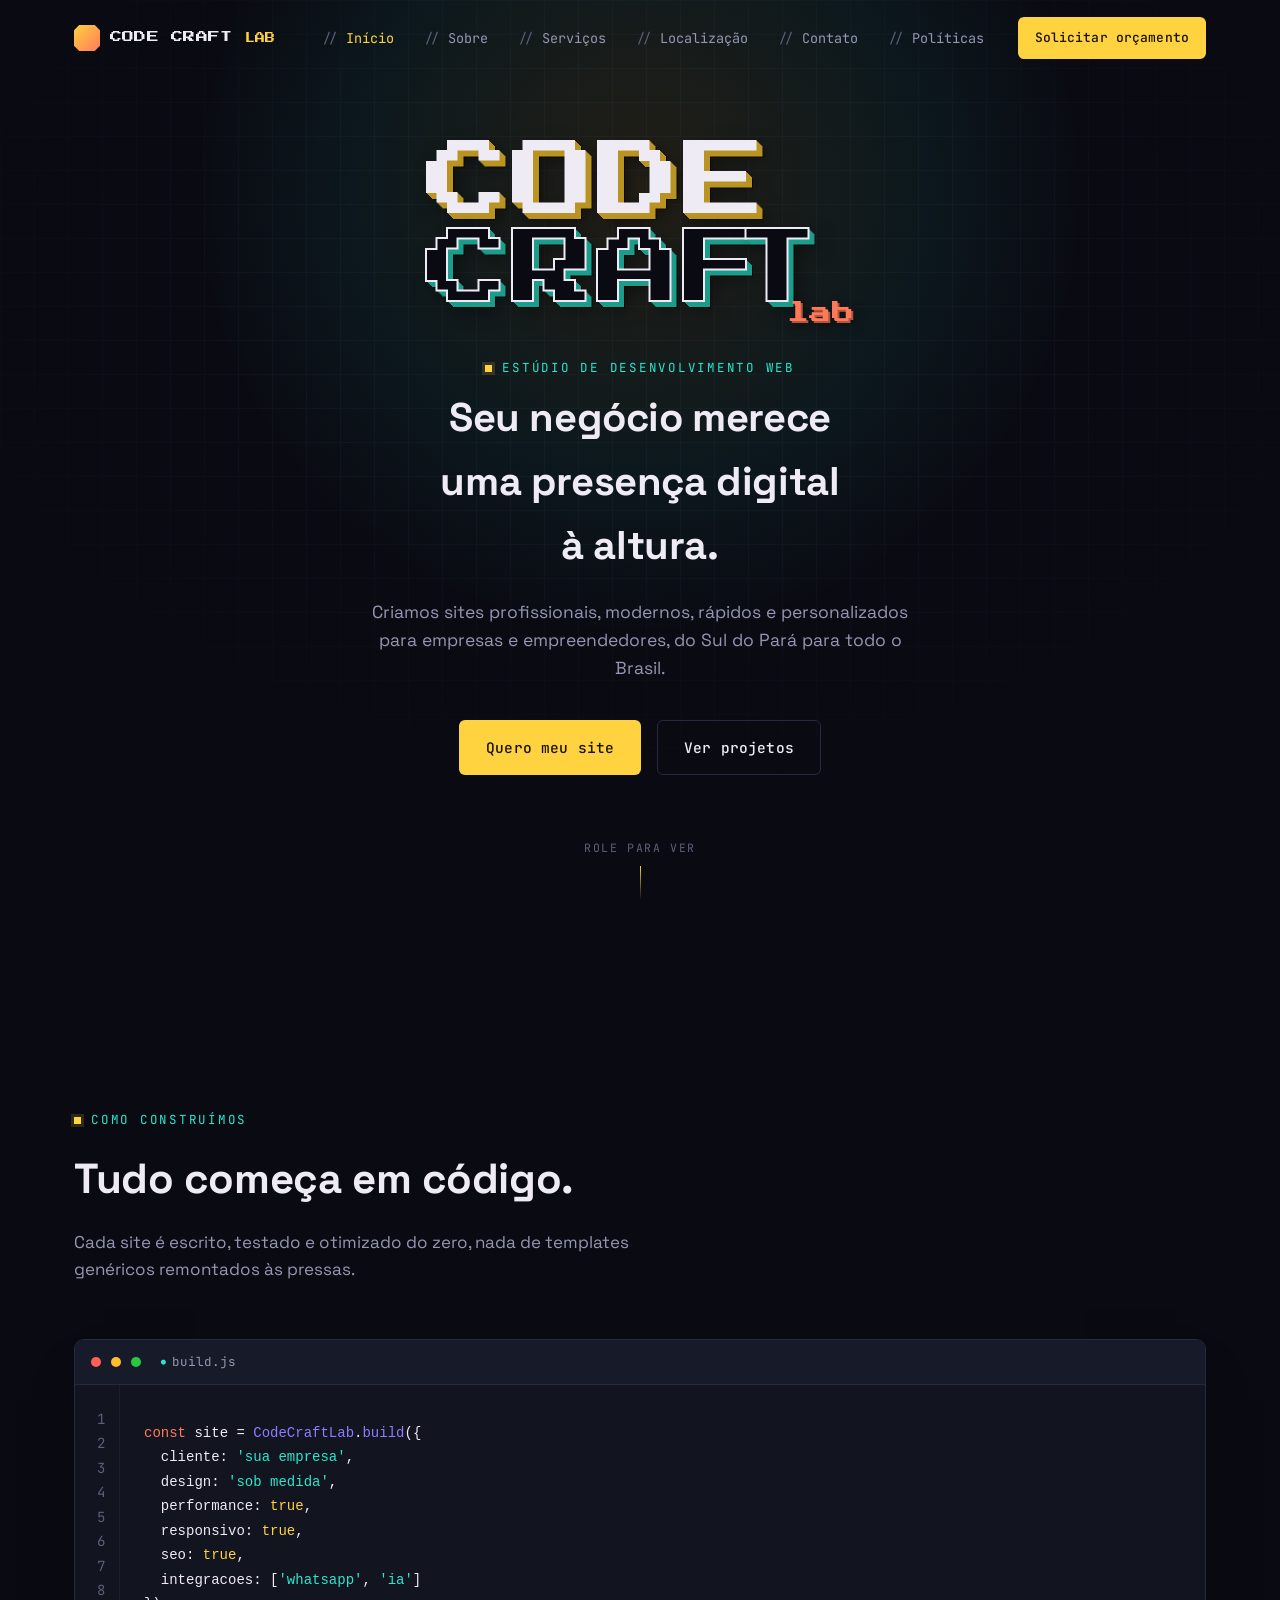
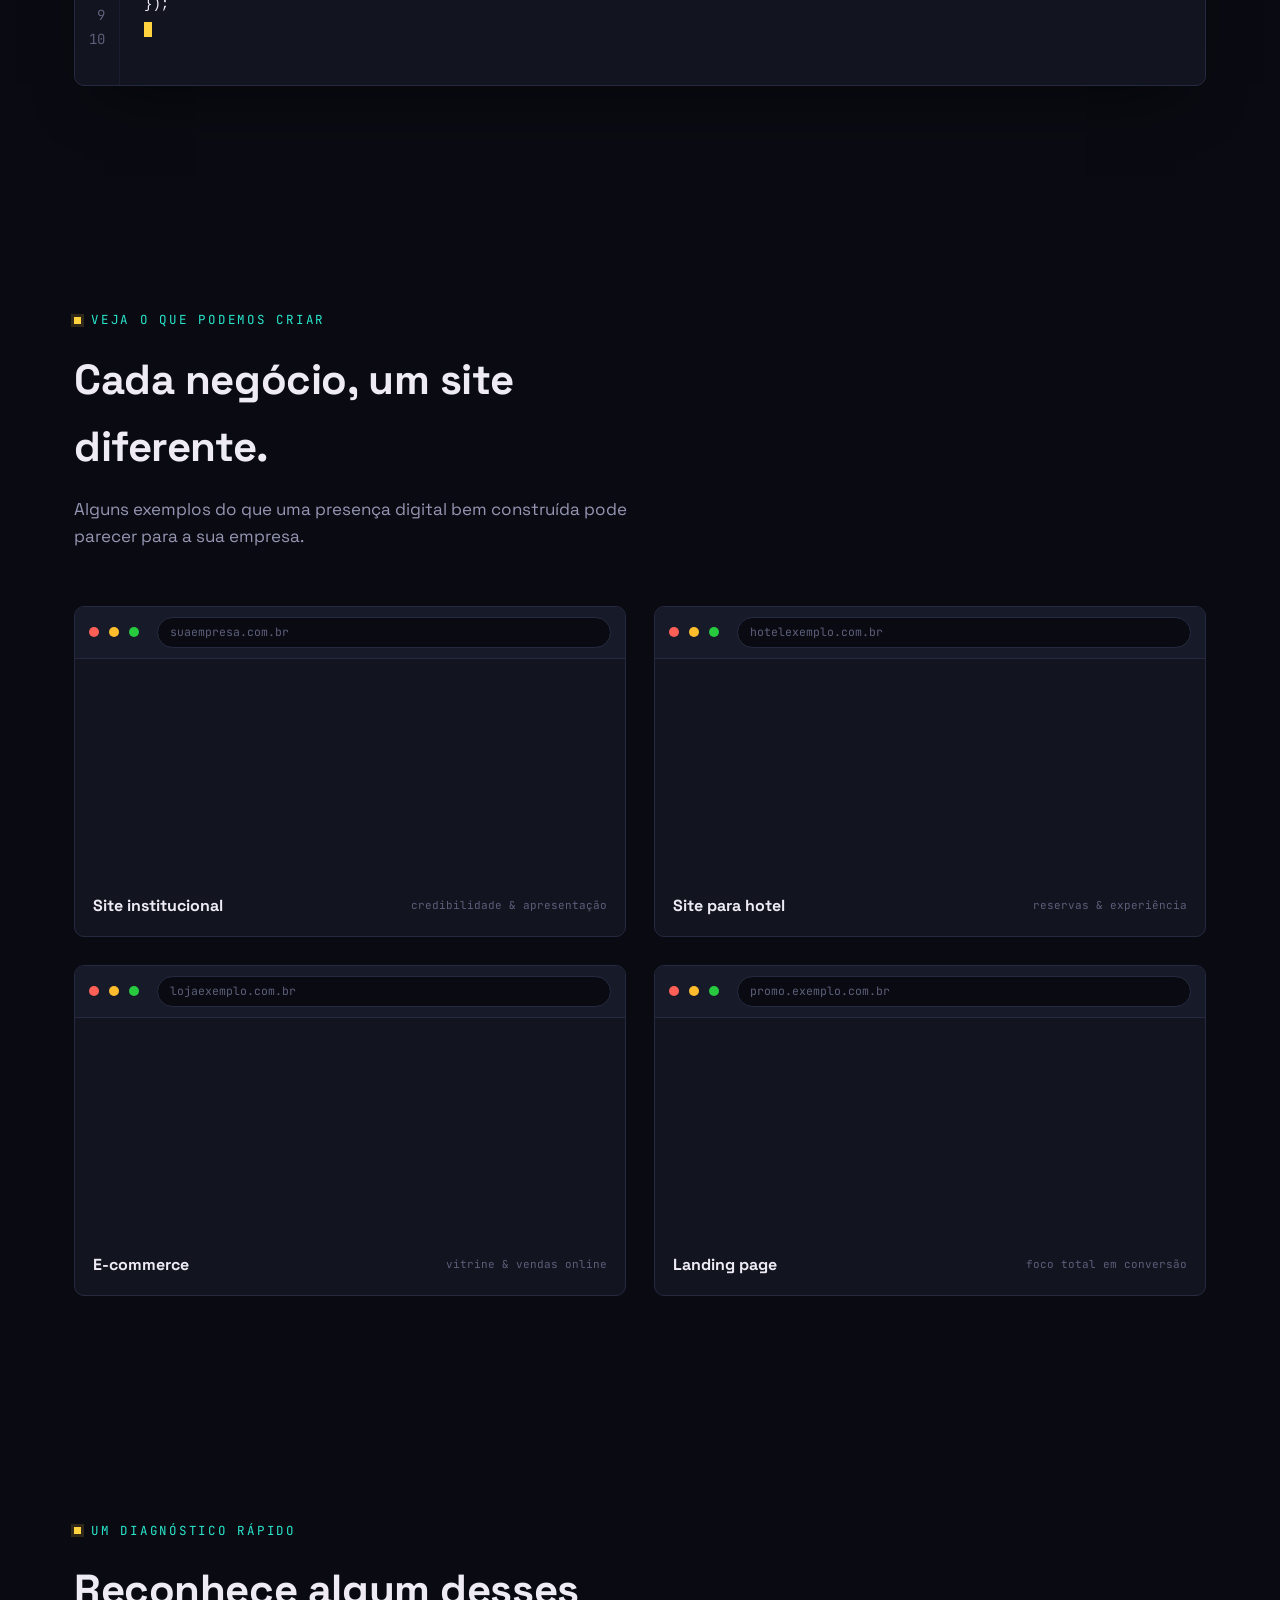
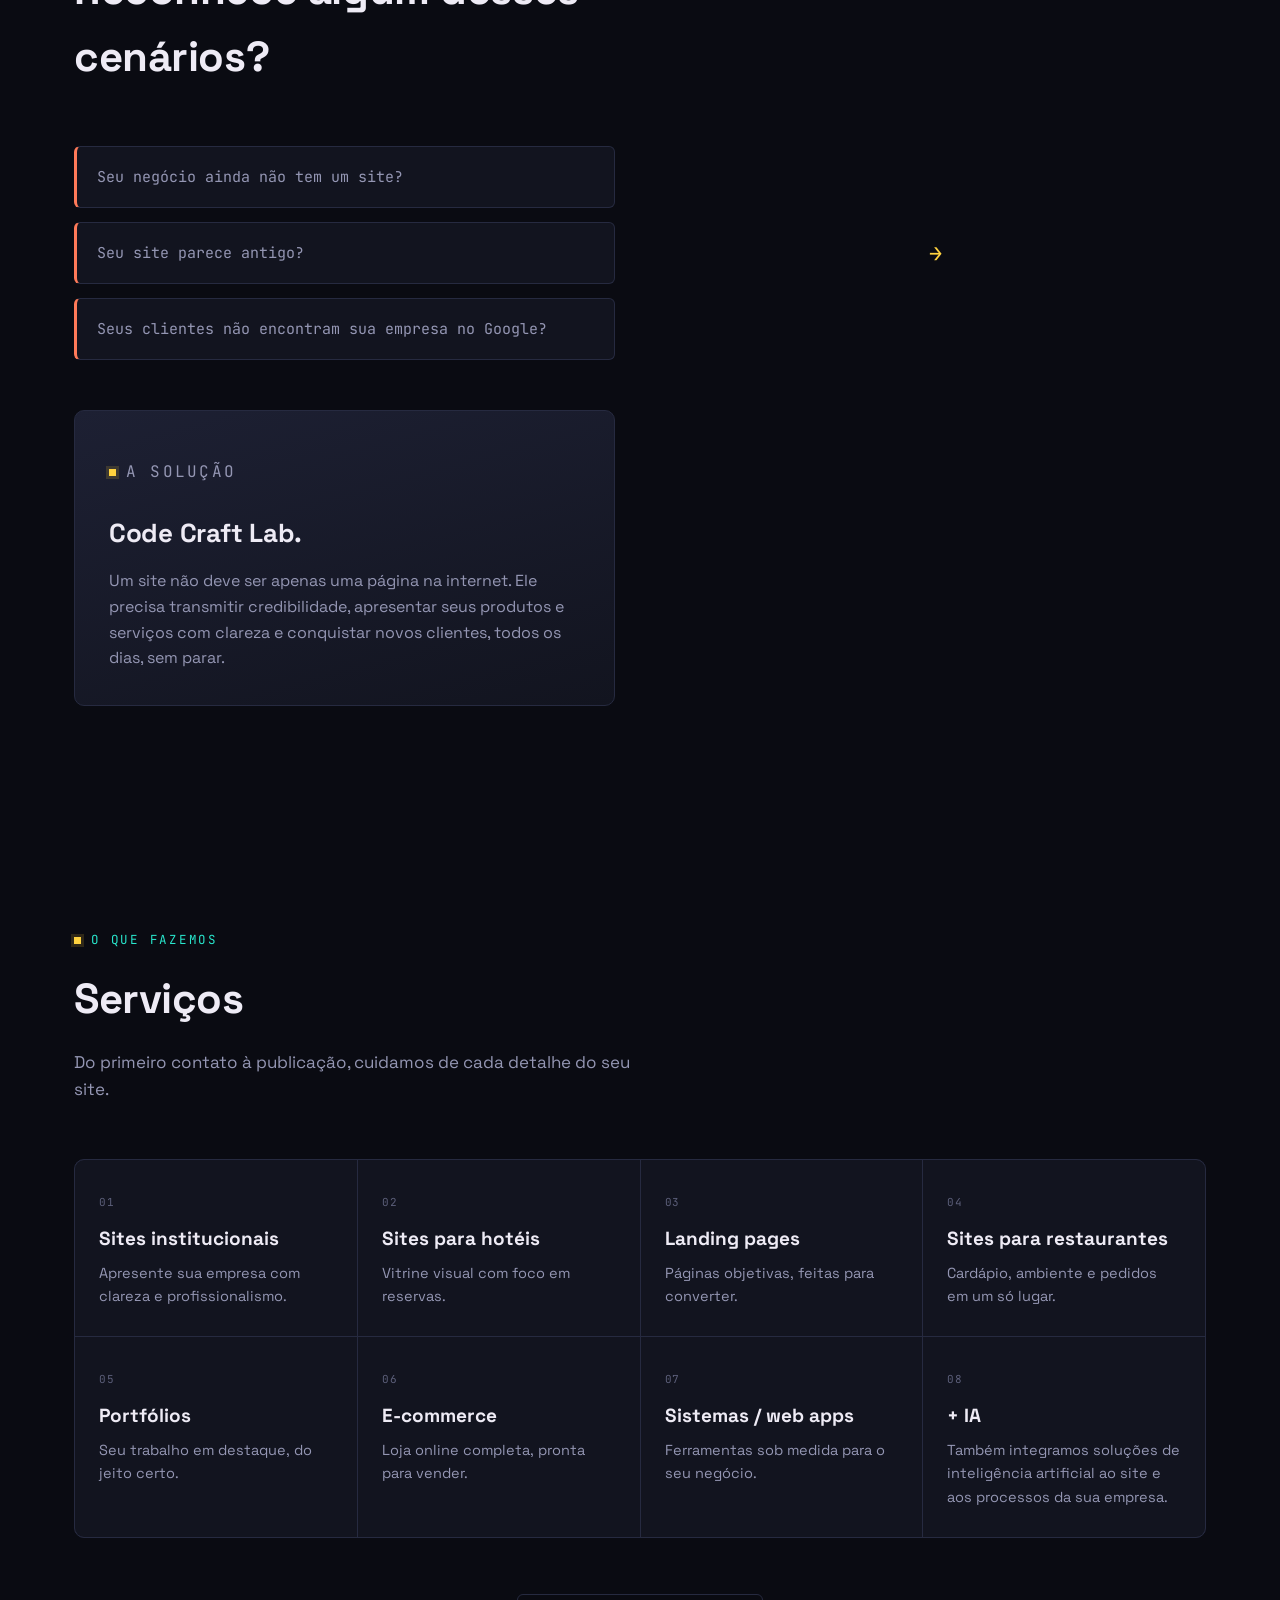
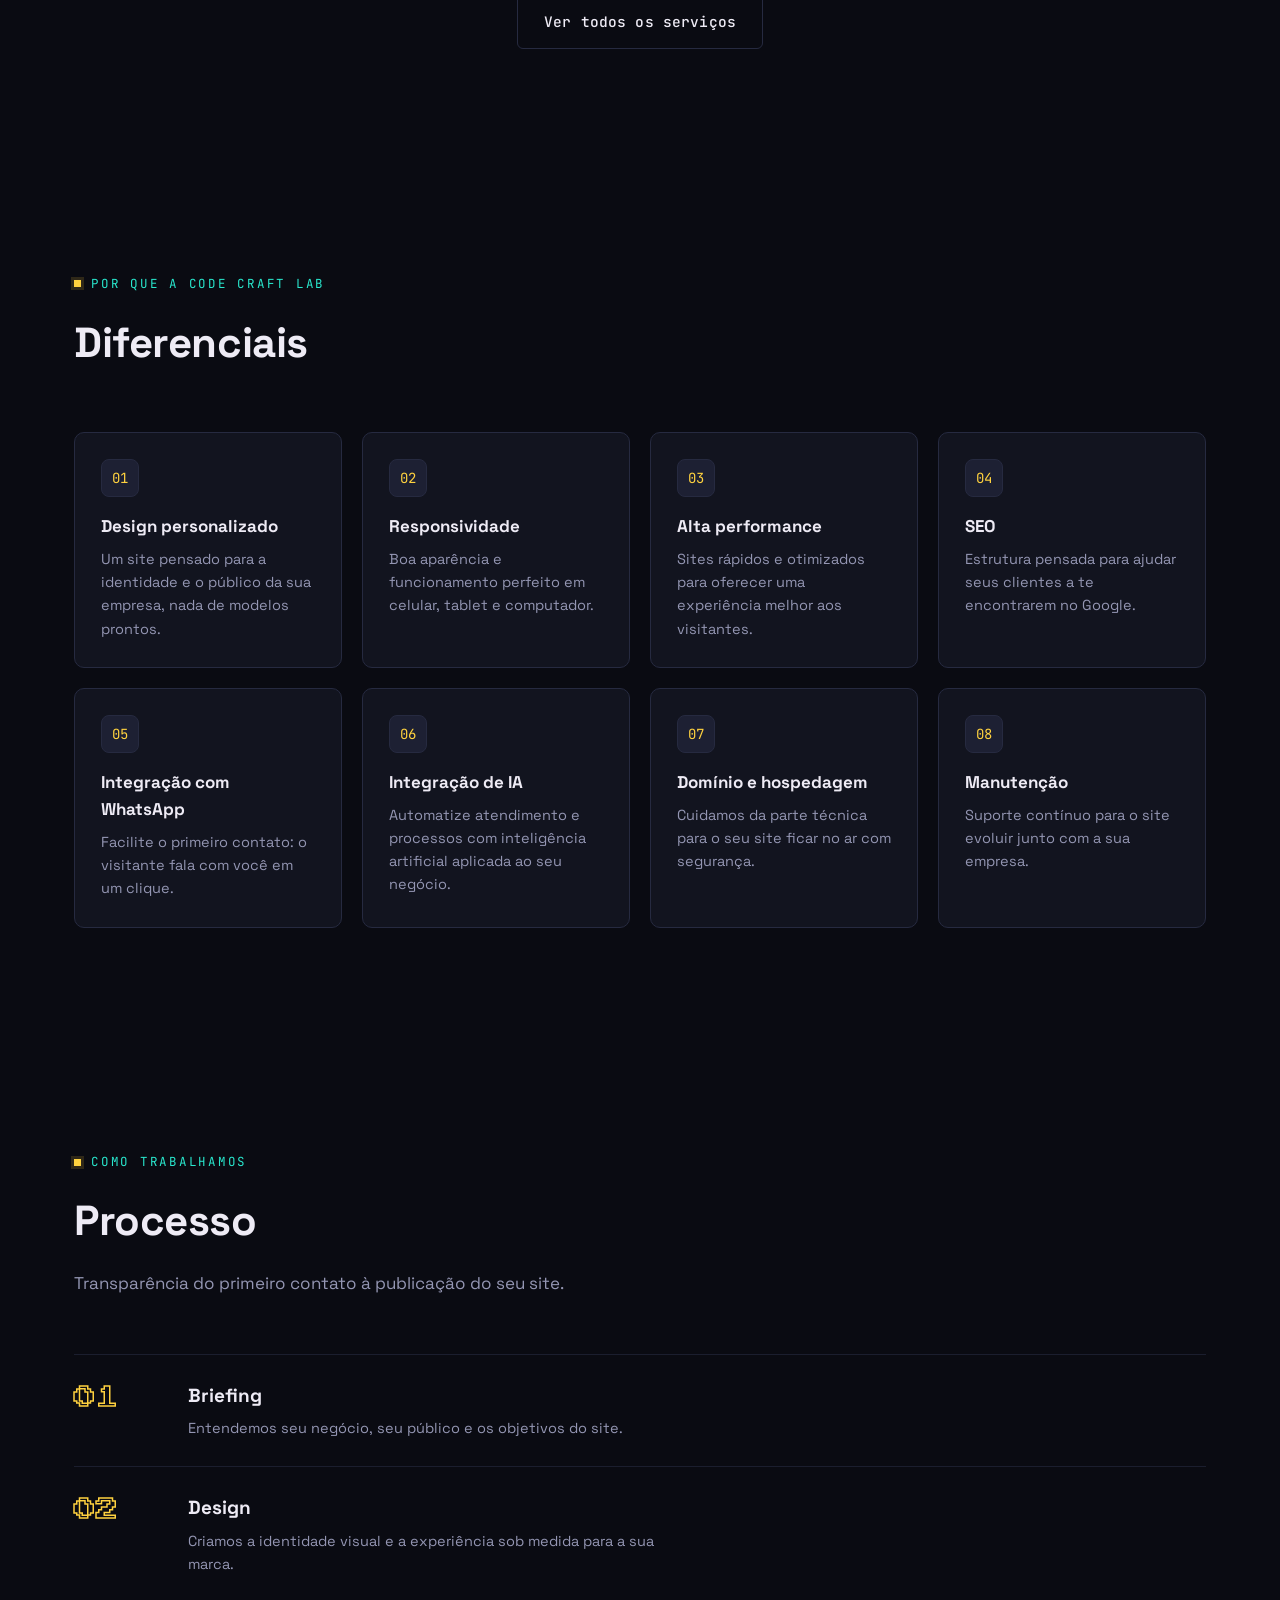
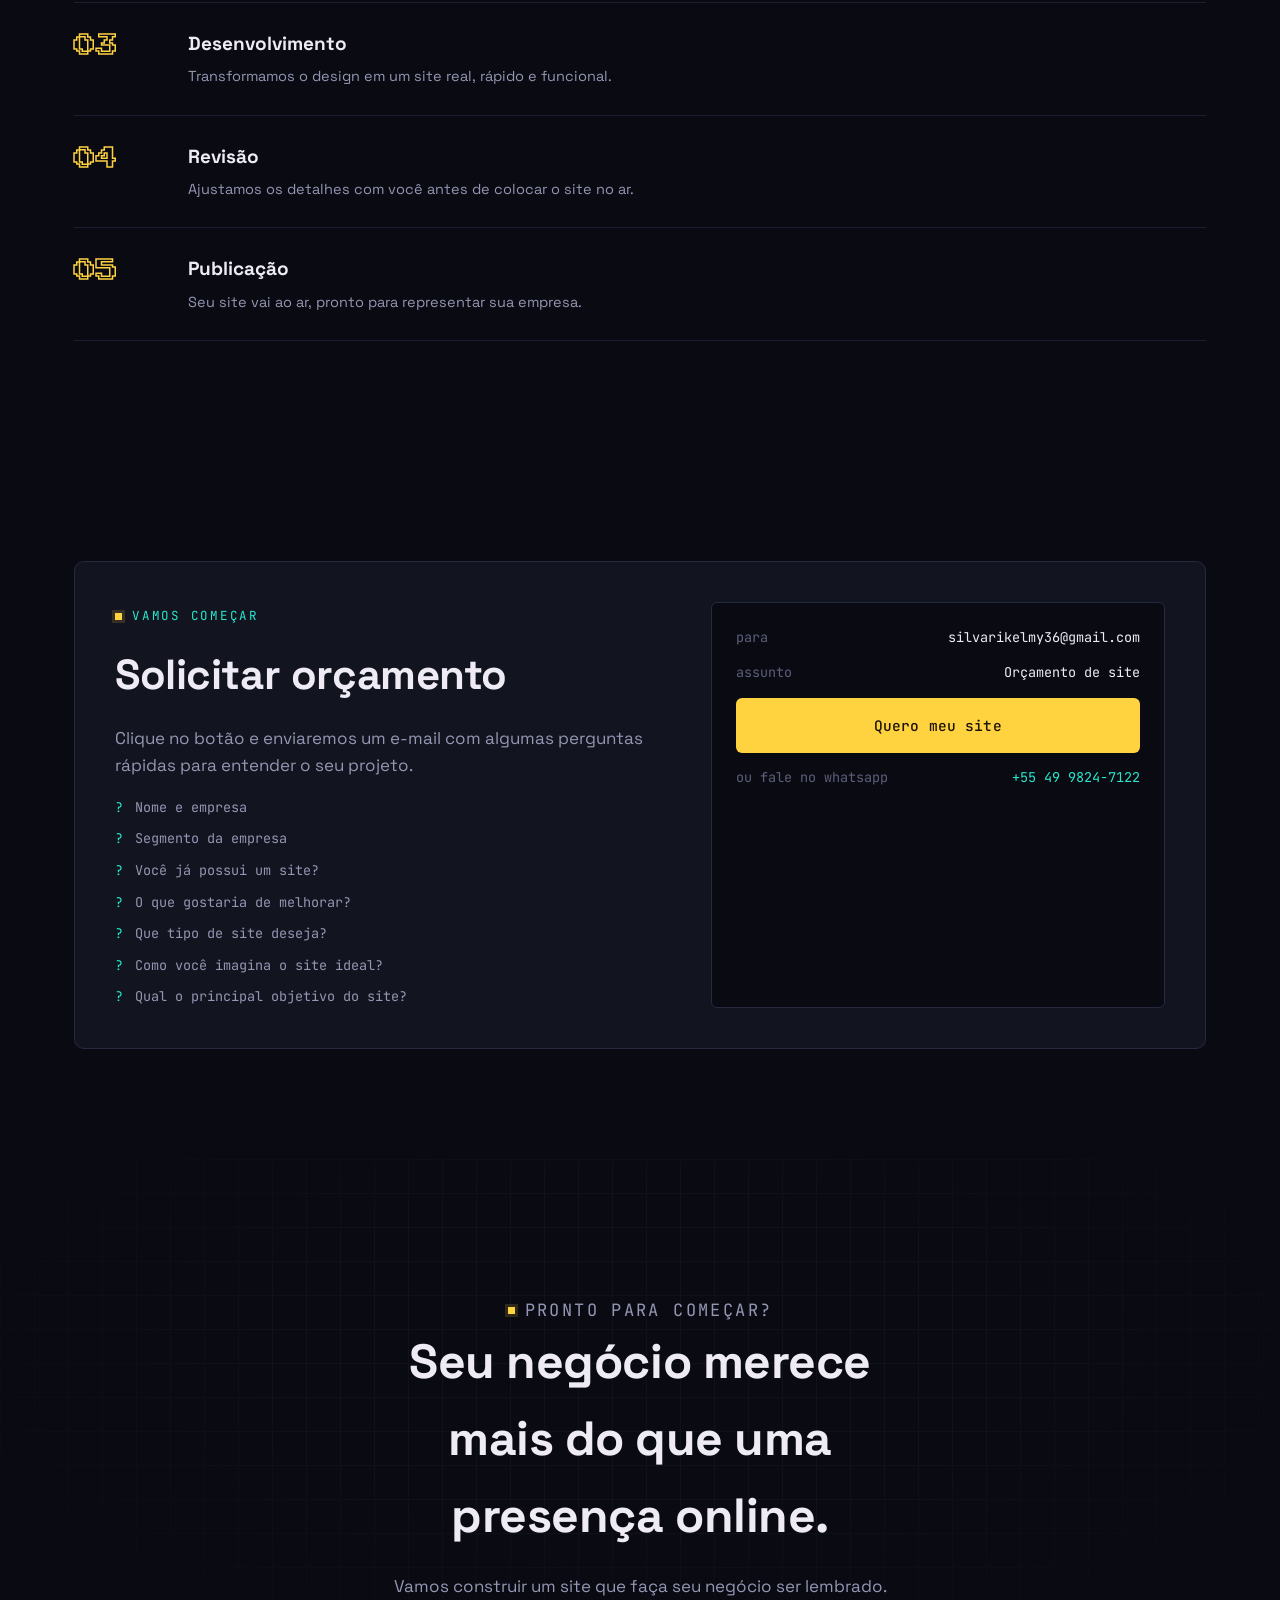
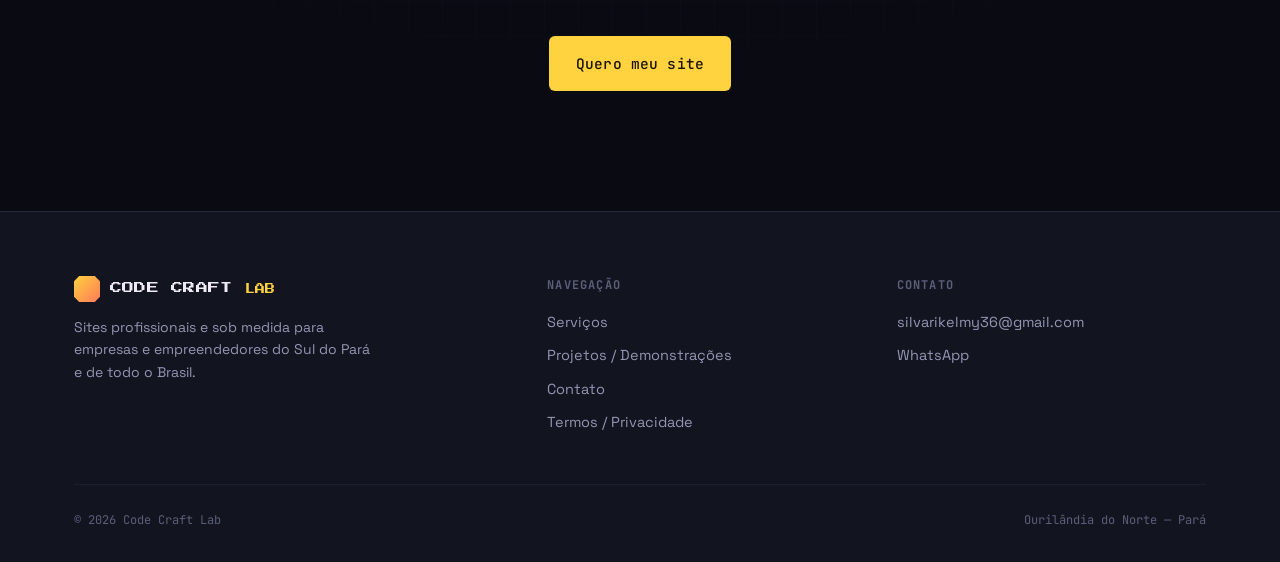
<file: index.html>
<!DOCTYPE html>
<html lang="pt-BR">
<head>
<meta charset="UTF-8">
<meta name="viewport" content="width=device-width, initial-scale=1.0">
<title>Code Craft Lab — Sites profissionais para empresas do Pará e de todo o Brasil</title>
<meta name="description" content="A Code Craft Lab cria sites profissionais, modernos e rápidos para empresas e empreendedores. Atendemos o Sul do Pará e todo o país.">
<link rel="preconnect" href="https://fonts.googleapis.com">
<link rel="preconnect" href="https://fonts.gstatic.com" crossorigin>
<link href="https://fonts.googleapis.com/css2?family=Press+Start+2P&family=Space+Grotesk:wght@400;500;600;700&family=JetBrains+Mono:wght@400;500&display=swap" rel="stylesheet">
<link rel="stylesheet" href="css/style.css">
</head>
<body>

<header class="site-header">
  <div class="container nav">
    <a href="index.html" class="brand">
      <span class="brand-mark"></span>
      <span>CODE CRAFT <small>LAB</small></span>
    </a>
    <div class="nav-menu">
      <ul class="nav-links">
        <li><a href="index.html" class="active">Início</a></li>
        <li><a href="sobre.html">Sobre</a></li>
        <li><a href="servicos.html">Serviços</a></li>
        <li><a href="localizacao.html">Localização</a></li>
        <li><a href="contato.html">Contato</a></li>
        <li><a href="politicas.html">Políticas</a></li>
      </ul>
      <a href="#orcamento" class="btn btn-primary btn-small">Solicitar orçamento</a>
    </div>
    <button class="nav-toggle" aria-label="Abrir menu" aria-expanded="false">
      <span></span><span></span><span></span>
    </button>
  </div>
</header>

<main>

  <!-- ============ HERO ============ -->
  <section class="hero">
    <div class="pixel-field"></div>
    <div class="hero-glow"></div>
    <div class="hero-inner container" data-particles>
      <div class="hero-logo">
        <div class="hero-logo-inner">
          <span class="pixel-line pixel-line--code">CODE</span>
          <span class="pixel-line pixel-line--craft">CRAF<span class="craft-t">T</span></span>
          <span class="pixel-line pixel-line--lab">lab</span>
        </div>
      </div>
      <p class="eyebrow">Estúdio de desenvolvimento web</p>
      <h1 class="hero-headline">Seu negócio merece uma presença digital à altura.</h1>
      <p class="hero-sub">Criamos sites profissionais, modernos, rápidos e personalizados para empresas e empreendedores, do Sul do Pará para todo o Brasil.</p>
      <div class="hero-ctas">
        <a href="#orcamento" class="btn btn-primary">Quero meu site</a>
        <a href="#projetos" class="btn btn-ghost">Ver projetos</a>
      </div>
      <div class="hero-scroll">role para ver</div>
    </div>
  </section>

  <!-- ============ CÓDIGO SENDO DIGITADO ============ -->
  <section class="section" id="codigo">
    <div class="container">
      <div class="section-head reveal">
        <p class="eyebrow">Como construímos</p>
        <h2 class="section-title">Tudo começa em código.</h2>
        <p class="section-sub">Cada site é escrito, testado e otimizado do zero, nada de templates genéricos remontados às pressas.</p>
      </div>
      <div class="editor reveal-scale">
        <div class="editor-chrome">
          <span class="dot dot--r"></span><span class="dot dot--y"></span><span class="dot dot--g"></span>
          <span class="editor-file">build.js</span>
        </div>
        <div class="editor-body">
          <div class="editor-gutter">1<br>2<br>3<br>4<br>5<br>6<br>7<br>8<br>9<br>10</div>
          <pre class="editor-code" data-typecode></pre>
        </div>
      </div>
    </div>
  </section>

  <!-- ============ SHOWCASE / TIPOS DE SITES ============ -->
  <section class="section" id="projetos">
    <div class="container">
      <div class="section-head reveal">
        <p class="eyebrow">Veja o que podemos criar</p>
        <h2 class="section-title">Cada negócio, um site diferente.</h2>
        <p class="section-sub">Alguns exemplos do que uma presença digital bem construída pode parecer para a sua empresa.</p>
      </div>
      <div class="showcase-grid">
        <div class="browser-window reveal">
          <div class="browser-chrome">
            <span class="dot dot--r"></span>
            <span class="dot dot--y"></span>
            <span class="dot dot--g"></span>
            <span class="browser-url">suaempresa.com.br</span>
          </div>

          <div class="browser-canvas">
            <video class="showcase-video" autoplay muted loop playsinline>
              <source src="videos/sitecodigo.mp4" type="video/mp4">
            </video>
          </div>

  <div class="showcase-caption">
    <h3>Site institucional</h3>
    <span>credibilidade &amp; apresentação</span>
  </div>
</div>

        <div class="browser-window reveal">
          <div class="browser-chrome">
            <span class="dot dot--r"></span><span class="dot dot--y"></span><span class="dot dot--g"></span>
            <span class="browser-url">hotelexemplo.com.br</span>
          </div>
          <div class="browser-canvas">
            <video class="showcase-video" autoplay muted loop playsinline>
              <source src="videos/hotelweb.mp4" type="video/mp4">
            </video>
          </div>
          <div class="showcase-caption"><h3>Site para hotel</h3><span>reservas &amp; experiência</span></div>
        </div>

        <div class="browser-window reveal">
          <div class="browser-chrome">
            <span class="dot dot--r"></span><span class="dot dot--y"></span><span class="dot dot--g"></span>
            <span class="browser-url">lojaexemplo.com.br</span>
          </div>
          <div class="browser-canvas">
            <video class="showcase-video" autoplay muted loop playsinline>
              <source src="videos/sitelanding.mp4" type="video/mp4">
            </video>
          </div>
          <div class="showcase-caption"><h3>E-commerce</h3><span>vitrine &amp; vendas online</span></div>
        </div>

        <div class="browser-window reveal">
          <div class="browser-chrome">
            <span class="dot dot--r"></span><span class="dot dot--y"></span><span class="dot dot--g"></span>
            <span class="browser-url">promo.exemplo.com.br</span>
          </div>
          <div class="browser-canvas">
            <video class="showcase-video" autoplay muted loop playsinline>
              <source src="videos/landingrestaurante.mp4" type="video/mp4">
            </video>
          </div>
          <div class="showcase-caption"><h3>Landing page</h3><span>foco total em conversão</span></div>
        </div>
      </div>
    </div>
  </section>

  <!-- ============ PROBLEMA / SOLUÇÃO ============ -->
  <section class="section" id="problema-solucao">
    <div class="container">
      <div class="section-head reveal">
        <p class="eyebrow">Um diagnóstico rápido</p>
        <h2 class="section-title">Reconhece algum desses cenários?</h2>
      </div>
      <div class="ps-grid">
        <div class="ps-problems reveal">
          <div class="ps-problem">Seu negócio ainda não tem um site?</div>
          <div class="ps-problem">Seu site parece antigo?</div>
          <div class="ps-problem">Seus clientes não encontram sua empresa no Google?</div>
        </div>
        <div class="ps-arrow reveal">→</div>
        <div class="ps-solution reveal">
          <p class="eyebrow">a solução</p>
          <h3 class="section-title" style="font-size:26px;">Code Craft Lab.</h3>
          <p>Um site não deve ser apenas uma página na internet. Ele precisa transmitir credibilidade, apresentar seus produtos e serviços com clareza e conquistar novos clientes, todos os dias, sem parar.</p>
        </div>
      </div>
    </div>
  </section>

  <!-- ============ SERVIÇOS ============ -->
  <section class="section" id="servicos">
    <div class="container">
      <div class="section-head reveal">
        <p class="eyebrow">O que fazemos</p>
        <h2 class="section-title">Serviços</h2>
        <p class="section-sub">Do primeiro contato à publicação, cuidamos de cada detalhe do seu site.</p>
      </div>
      <div class="reveal">
        <div class="services-grid">
          <div class="service-card"><span class="service-tag">01</span><h3>Sites institucionais</h3><p>Apresente sua empresa com clareza e profissionalismo.</p></div>
          <div class="service-card"><span class="service-tag">02</span><h3>Sites para hotéis</h3><p>Vitrine visual com foco em reservas.</p></div>
          <div class="service-card"><span class="service-tag">03</span><h3>Landing pages</h3><p>Páginas objetivas, feitas para converter.</p></div>
          <div class="service-card"><span class="service-tag">04</span><h3>Sites para restaurantes</h3><p>Cardápio, ambiente e pedidos em um só lugar.</p></div>
          <div class="service-card"><span class="service-tag">05</span><h3>Portfólios</h3><p>Seu trabalho em destaque, do jeito certo.</p></div>
          <div class="service-card"><span class="service-tag">06</span><h3>E-commerce</h3><p>Loja online completa, pronta para vender.</p></div>
          <div class="service-card"><span class="service-tag">07</span><h3>Sistemas / web apps</h3><p>Ferramentas sob medida para o seu negócio.</p></div>
          <div class="service-card ai-banner"><span class="service-tag">08</span><h3>+ IA</h3><p>Também integramos soluções de inteligência artificial ao site e aos processos da sua empresa.</p></div>
        </div>
      </div>
      <div class="center mt-lg reveal"><a href="servicos.html" class="btn btn-ghost">Ver todos os serviços</a></div>
    </div>
  </section>

  <!-- ============ DIFERENCIAIS ============ -->
  <section class="section" id="diferenciais">
    <div class="container">
      <div class="section-head reveal">
        <p class="eyebrow">Por que a Code Craft Lab</p>
        <h2 class="section-title">Diferenciais</h2>
      </div>
      <div class="diff-grid">
        <div class="diff-card reveal"><div class="diff-icon">01</div><h3>Design personalizado</h3><p>Um site pensado para a identidade e o público da sua empresa, nada de modelos prontos.</p></div>
        <div class="diff-card reveal"><div class="diff-icon">02</div><h3>Responsividade</h3><p>Boa aparência e funcionamento perfeito em celular, tablet e computador.</p></div>
        <div class="diff-card reveal"><div class="diff-icon">03</div><h3>Alta performance</h3><p>Sites rápidos e otimizados para oferecer uma experiência melhor aos visitantes.</p></div>
        <div class="diff-card reveal"><div class="diff-icon">04</div><h3>SEO</h3><p>Estrutura pensada para ajudar seus clientes a te encontrarem no Google.</p></div>
        <div class="diff-card reveal"><div class="diff-icon">05</div><h3>Integração com WhatsApp</h3><p>Facilite o primeiro contato: o visitante fala com você em um clique.</p></div>
        <div class="diff-card reveal"><div class="diff-icon">06</div><h3>Integração de IA</h3><p>Automatize atendimento e processos com inteligência artificial aplicada ao seu negócio.</p></div>
        <div class="diff-card reveal"><div class="diff-icon">07</div><h3>Domínio e hospedagem</h3><p>Cuidamos da parte técnica para o seu site ficar no ar com segurança.</p></div>
        <div class="diff-card reveal"><div class="diff-icon">08</div><h3>Manutenção</h3><p>Suporte contínuo para o site evoluir junto com a sua empresa.</p></div>
      </div>
    </div>
  </section>

  <!-- ============ PROCESSO ============ -->
  <section class="section" id="processo">
    <div class="container">
      <div class="section-head reveal">
        <p class="eyebrow">Como trabalhamos</p>
        <h2 class="section-title">Processo</h2>
        <p class="section-sub">Transparência do primeiro contato à publicação do seu site.</p>
      </div>
      <div class="process-track reveal">
        <div class="process-step"><div class="process-num">01</div><div><h3>Briefing</h3><p>Entendemos seu negócio, seu público e os objetivos do site.</p></div></div>
        <div class="process-step"><div class="process-num">02</div><div><h3>Design</h3><p>Criamos a identidade visual e a experiência sob medida para a sua marca.</p></div></div>
        <div class="process-step"><div class="process-num">03</div><div><h3>Desenvolvimento</h3><p>Transformamos o design em um site real, rápido e funcional.</p></div></div>
        <div class="process-step"><div class="process-num">04</div><div><h3>Revisão</h3><p>Ajustamos os detalhes com você antes de colocar o site no ar.</p></div></div>
        <div class="process-step"><div class="process-num">05</div><div><h3>Publicação</h3><p>Seu site vai ao ar, pronto para representar sua empresa.</p></div></div>
      </div>
    </div>
  </section>

  <!-- ============ ORÇAMENTO ============ -->
  <section class="section" id="orcamento">
    <div class="container">
      <div class="quote-card reveal-scale">
        <div>
          <p class="eyebrow">Vamos começar</p>
          <h2 class="section-title">Solicitar orçamento</h2>
          <p class="section-sub">Clique no botão e enviaremos um e-mail com algumas perguntas rápidas para entender o seu projeto.</p>
          <ul class="quote-questions">
            <li>Nome e empresa</li>
            <li>Segmento da empresa</li>
            <li>Você já possui um site?</li>
            <li>O que gostaria de melhorar?</li>
            <li>Que tipo de site deseja?</li>
            <li>Como você imagina o site ideal?</li>
            <li>Qual o principal objetivo do site?</li>
          </ul>
        </div>
        <div class="quote-panel">
          <div class="row"><span>para</span><span>silvarikelmy36@gmail.com</span></div>
          <div class="row"><span>assunto</span><span>Orçamento de site</span></div>
          <a href="https://mail.google.com/mail/?view=cm&fs=1&to=silvarikelmy36@gmail.com&su=Orçamento%20de%20site&body=Olá, Equipe Code Craft!%0A%0AGostaria%20de%20solicitar%20um%20orçamento%20para%20um%20site.%0A%0ANome%20e%20empresa%3A%0ASegmento%20da%20empresa%3A%0AVocê%20já%20possui%20um%20site%3F%0AO%20que%20gostaria%20de%20melhorar%3F%0AQue%20tipo%20de%20site%20deseja%3F%0AComo%20você%20imagina%20o%20site%20ideal%3F%0AQual%20o%20principal%20objetivo%20do%20site%3F" target="_blank" rel="noopener" class="btn btn-primary btn-block">Quero meu site</a>
          <div class="row"><span>ou fale no whatsapp</span><a href="https://wa.me/554998247122" target="_blank" rel="noopener">+55 49 9824-7122</a></div>
        </div>
      </div>
    </div>
  </section>

  <!-- ============ CTA FINAL ============ -->
  <section class="final-cta">
    <div class="pixel-field"></div>
    <div class="container reveal">
      <p class="eyebrow center" style="justify-content:center;">Pronto para começar?</p>
      <h2>Seu negócio merece mais do que uma presença online.</h2>
      <p>Vamos construir um site que faça seu negócio ser lembrado.</p>
      <div class="hero-ctas">
        <a href="#orcamento" class="btn btn-primary">Quero meu site</a>
      </div>
    </div>
  </section>

</main>

<footer class="site-footer">
  <div class="container">
    <div class="footer-grid">
      <div class="footer-brand">
        <div class="brand"><span class="brand-mark"></span><span>CODE CRAFT <small>LAB</small></span></div>
        <p>Sites profissionais e sob medida para empresas e empreendedores do Sul do Pará e de todo o Brasil.</p>
      </div>
      <div class="footer-col">
        <h4>Navegação</h4>
        <a href="servicos.html">Serviços</a>
        <a href="index.html#projetos">Projetos / Demonstrações</a>
        <a href="contato.html">Contato</a>
        <a href="politicas.html">Termos / Privacidade</a>
      </div>
      <div class="footer-col">
        <h4>Contato</h4>
        <a href="mailto:silvarikelmy36@gmail.com">silvarikelmy36@gmail.com</a>
        <a href="https://wa.me/554998247122" target="_blank" rel="noopener">WhatsApp</a>
     <!--   <a href="https://.com" target="_blank" rel="noopener">Instagram</a> -->
      </div>
    </div>
    <div class="footer-bottom">
      <span>© <span data-year></span> Code Craft Lab</span>
      <span>Ourilândia do Norte — Pará</span>
    </div>
  </div>
</footer>

<script src="js/main.js"></script>
</body>
</html>
</file>
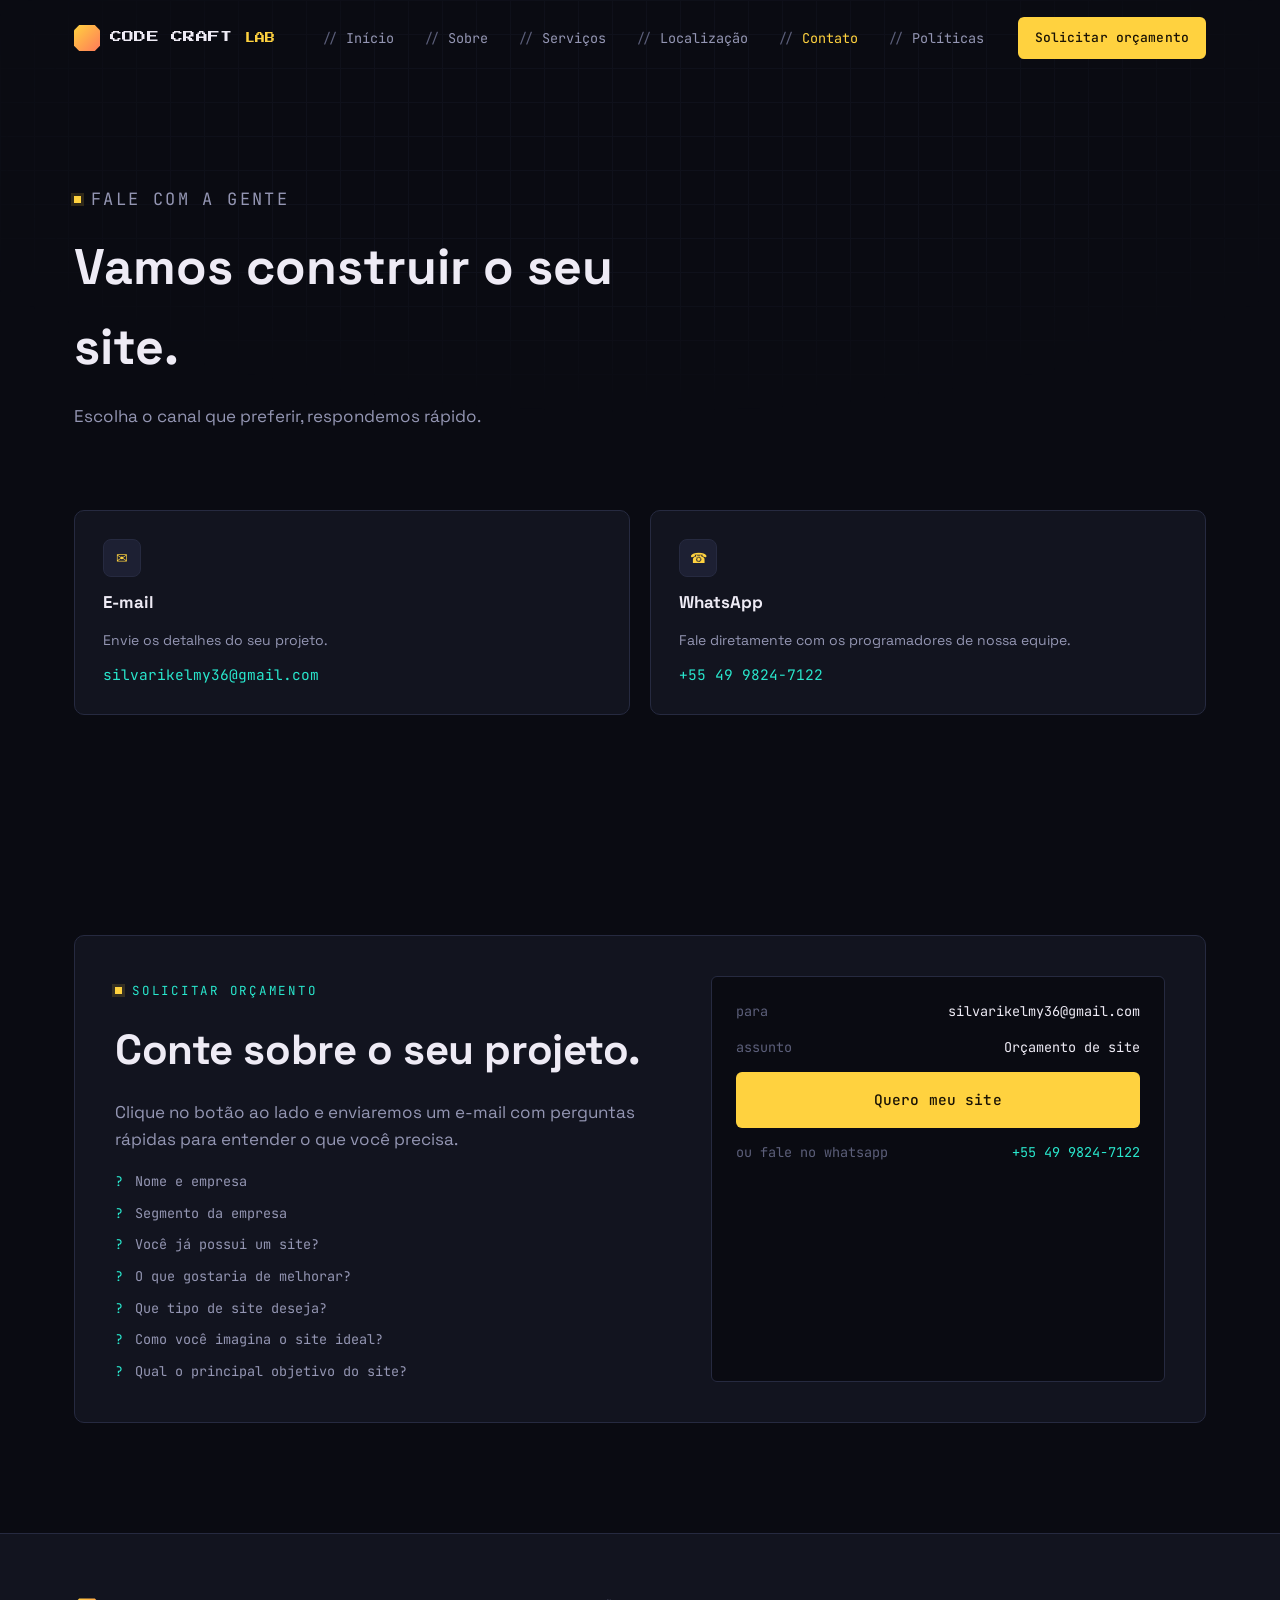
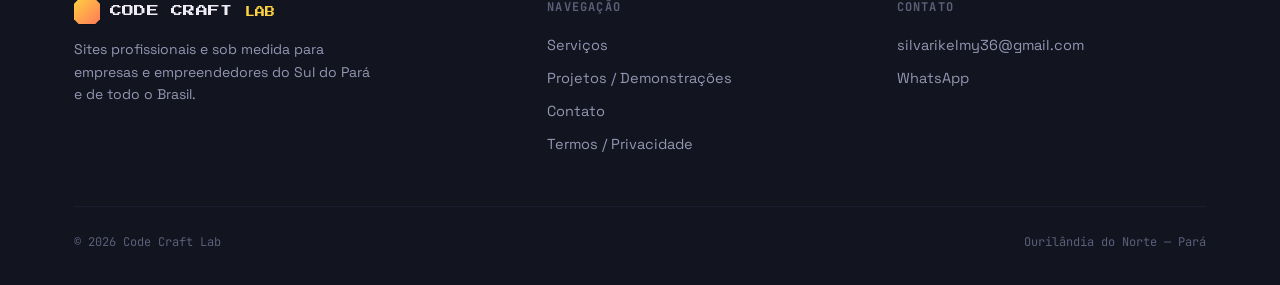
<file: contato.html>
<!DOCTYPE html>
<html lang="pt-BR">
<head>
<meta charset="UTF-8">
<meta name="viewport" content="width=device-width, initial-scale=1.0">
<title>Contato — Code Craft Lab</title>
<meta name="description" content="Fale com a Code Craft Lab por e-mail ou WhatsApp e solicite um orçamento para o seu site.">
<link rel="preconnect" href="https://fonts.googleapis.com">
<link rel="preconnect" href="https://fonts.gstatic.com" crossorigin>
<link href="https://fonts.googleapis.com/css2?family=Press+Start+2P&family=Space+Grotesk:wght@400;500;600;700&family=JetBrains+Mono:wght@400;500&display=swap" rel="stylesheet">
<link rel="stylesheet" href="css/style.css">
</head>
<body>

<header class="site-header">
  <div class="container nav">
    <a href="index.html" class="brand">
      <span class="brand-mark"></span>
      <span>CODE CRAFT <small>LAB</small></span>
    </a>
    <div class="nav-menu">
      <ul class="nav-links">
        <li><a href="index.html">Início</a></li>
        <li><a href="sobre.html">Sobre</a></li>
        <li><a href="servicos.html">Serviços</a></li>
        <li><a href="localizacao.html">Localização</a></li>
        <li><a href="contato.html" class="active">Contato</a></li>
        <li><a href="politicas.html">Políticas</a></li>
      </ul>
      <a href="index.html#orcamento" class="btn btn-primary btn-small">Solicitar orçamento</a>
    </div>
    <button class="nav-toggle" aria-label="Abrir menu" aria-expanded="false">
      <span></span><span></span><span></span>
    </button>
  </div>
</header>

<main>
  <section class="page-hero">
    <div class="pixel-field"></div>
    <div class="container reveal">
      <p class="eyebrow">Fale com a gente</p>
      <h1>Vamos construir o seu site.</h1>
      <p>Escolha o canal que preferir, respondemos rápido.</p>
    </div>
  </section>

  <section class="section" style="padding-top:0;">
    <div class="container">
      <div class="contact-grid reveal">
        <div class="contact-card">
          <div class="diff-icon">✉</div>
          <h3>E-mail</h3>
          <p style="color:var(--ink-muted);font-size:14px;">Envie os detalhes do seu projeto.</p>
          <a href="mailto:silvarikelmy36@gmail.com">silvarikelmy36@gmail.com</a>
        </div>
        <div class="contact-card">
          <div class="diff-icon">☎</div>
          <h3>WhatsApp</h3>
          <p style="color:var(--ink-muted);font-size:14px;">Fale diretamente com os programadores de nossa equipe.</p>
          <a href="https://wa.me/554998247122" target="_blank" rel="noopener">+55 49 9824-7122</a>
        </div>
  <!-- futuro insta do code
        <div class="contact-card">
          <div class="diff-icon">◎</div>
          <h3>Instagram</h3>
          <p style="color:var(--ink-muted);font-size:14px;">Acompanhe projetos e bastidores.</p>
          <a href="https://instagram.com" target="_blank" rel="noopener">@codecraftlab</a>
        </div>
  -->
      </div>
    </div>
  </section> 
  
  <section class="section">
    <div class="container">
      <div class="quote-card reveal-scale">
        <div>
          <p class="eyebrow">Solicitar orçamento</p>
          <h2 class="section-title">Conte sobre o seu projeto.</h2>
          <p class="section-sub">Clique no botão ao lado e enviaremos um e-mail com perguntas rápidas para entender o que você precisa.</p>
          <ul class="quote-questions">
            <li>Nome e empresa</li>
            <li>Segmento da empresa</li>
            <li>Você já possui um site?</li>
            <li>O que gostaria de melhorar?</li>
            <li>Que tipo de site deseja?</li>
            <li>Como você imagina o site ideal?</li>
            <li>Qual o principal objetivo do site?</li>
          </ul>
        </div>
        <div class="quote-panel">
          <div class="row"><span>para</span><span>silvarikelmy36@gmail.com</span></div>
          <div class="row"><span>assunto</span><span>Orçamento de site</span></div>
          <a href="#" data-quote-link class="btn btn-primary btn-block">Quero meu site</a>
          <div class="row"><span>ou fale no whatsapp</span><a href="https://wa.me/554998247122" target="_blank" rel="noopener">+55 49 9824-7122</a></div>
        </div>
      </div>
    </div>
  </section>
</main>

<footer class="site-footer">
  <div class="container">
    <div class="footer-grid">
      <div class="footer-brand">
        <div class="brand"><span class="brand-mark"></span><span>CODE CRAFT <small>LAB</small></span></div>
        <p>Sites profissionais e sob medida para empresas e empreendedores do Sul do Pará e de todo o Brasil.</p>
      </div>
      <div class="footer-col">
        <h4>Navegação</h4>
        <a href="servicos.html">Serviços</a>
        <a href="index.html#projetos">Projetos / Demonstrações</a>
        <a href="contato.html">Contato</a>
        <a href="politicas.html">Termos / Privacidade</a>
      </div>
      <div class="footer-col">
        <h4>Contato</h4>
        <a href="mailto:silvarikelmy36@gmail.com">silvarikelmy36@gmail.com</a>
        <a href="https://wa.me/554998247122" target="_blank" rel="noopener">WhatsApp</a>
    <!--<a href="https://instagram.com" target="_blank" rel="noopener">Instagram</a>
    -->
      </div>
    </div>
    <div class="footer-bottom">
      <span>© <span data-year></span> Code Craft Lab</span>
      <span>Ourilândia do Norte — Pará</span>
    </div>
  </div>
</footer>

<script src="js/main.js"></script>
</body>
</html>
</file>
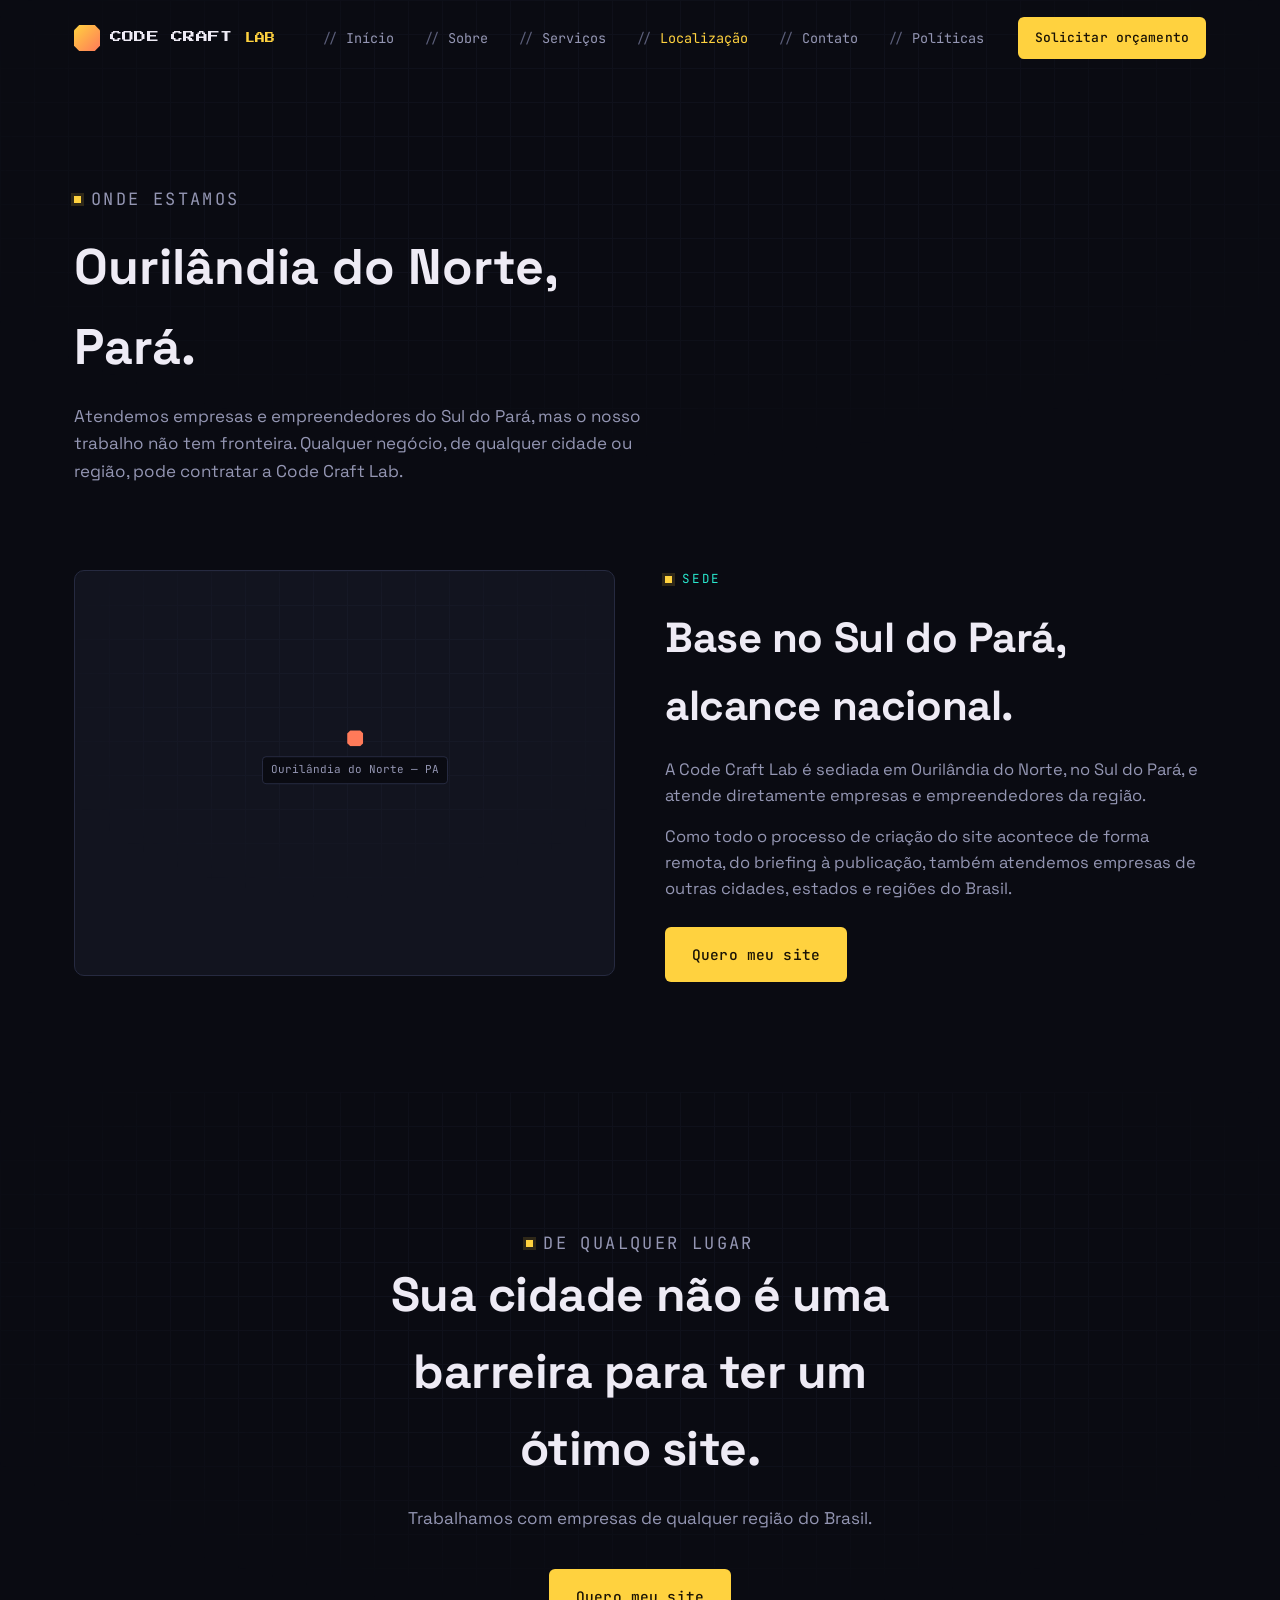
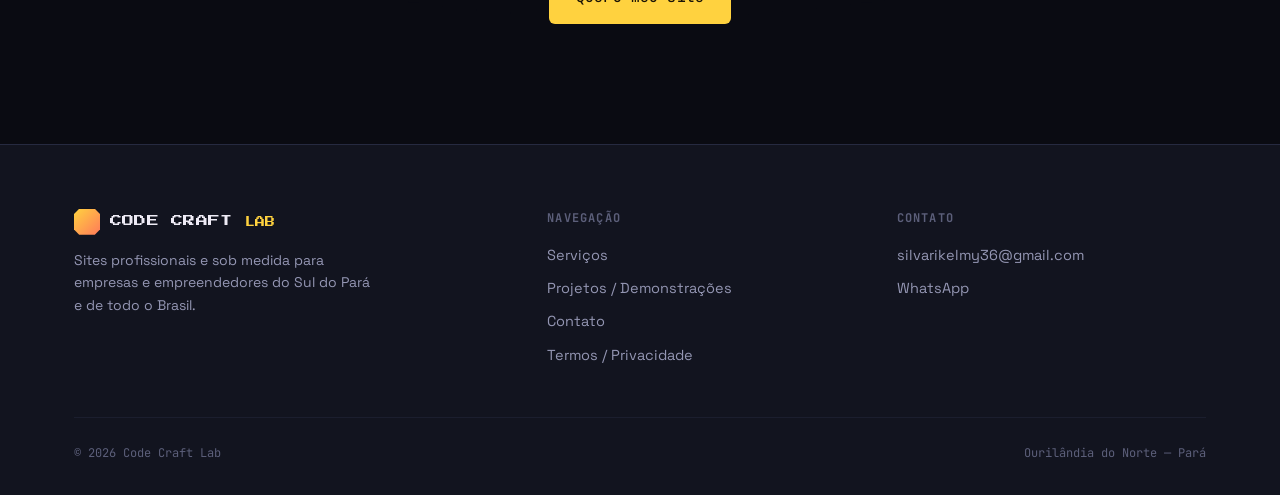
<file: localizacao.html>
<!DOCTYPE html>
<html lang="pt-BR">
<head>
<meta charset="UTF-8">
<meta name="viewport" content="width=device-width, initial-scale=1.0">
<title>Localização — Code Craft Lab</title>
<meta name="description" content="Code Craft Lab, sediada em Ourilândia do Norte, Pará. Atendemos o Sul do Pará e empresas de todo o Brasil, remotamente.">
<link rel="preconnect" href="https://fonts.googleapis.com">
<link rel="preconnect" href="https://fonts.gstatic.com" crossorigin>
<link href="https://fonts.googleapis.com/css2?family=Press+Start+2P&family=Space+Grotesk:wght@400;500;600;700&family=JetBrains+Mono:wght@400;500&display=swap" rel="stylesheet">
<link rel="stylesheet" href="css/style.css">
</head>
<body>

<header class="site-header">
  <div class="container nav">
    <a href="index.html" class="brand">
      <span class="brand-mark"></span>
      <span>CODE CRAFT <small>LAB</small></span>
    </a>
    <div class="nav-menu">
      <ul class="nav-links">
        <li><a href="index.html">Início</a></li>
        <li><a href="sobre.html">Sobre</a></li>
        <li><a href="servicos.html">Serviços</a></li>
        <li><a href="localizacao.html" class="active">Localização</a></li>
        <li><a href="contato.html">Contato</a></li>
        <li><a href="politicas.html">Políticas</a></li>
      </ul>
      <a href="index.html#orcamento" class="btn btn-primary btn-small">Solicitar orçamento</a>
    </div>
    <button class="nav-toggle" aria-label="Abrir menu" aria-expanded="false">
      <span></span><span></span><span></span>
    </button>
  </div>
</header>

<main>
  <section class="page-hero">
    <div class="pixel-field"></div>
    <div class="container reveal">
      <p class="eyebrow">Onde estamos</p>
      <h1>Ourilândia do Norte, Pará.</h1>
      <p>Atendemos empresas e empreendedores do Sul do Pará, mas o nosso trabalho não tem fronteira. Qualquer negócio, de qualquer cidade ou região, pode contratar a Code Craft Lab.</p>
    </div>
  </section>

  <section class="section" style="padding-top:0;">
    <div class="container location-wrap">
      <div class="location-visual reveal">
        <div class="pixel-field"></div>
        <div class="location-pin">
          <div class="dot-pin"></div>
          <span>Ourilândia do Norte — PA</span>
        </div>
      </div>
      <div class="reveal">
        <p class="eyebrow">Sede</p>
        <h2 class="section-title" style="margin-bottom:18px;">Base no Sul do Pará, alcance nacional.</h2>
        <p style="color:var(--ink-muted);font-size:16.5px;margin-bottom:14px;">A Code Craft Lab é sediada em Ourilândia do Norte, no Sul do Pará, e atende diretamente empresas e empreendedores da região.</p>
        <p style="color:var(--ink-muted);font-size:16.5px;margin-bottom:24px;">Como todo o processo de criação do site acontece de forma remota, do briefing à publicação, também atendemos empresas de outras cidades, estados e regiões do Brasil.</p>
        <a href="index.html#orcamento" class="btn btn-primary">Quero meu site</a>
      </div>
    </div>
  </section>

  <section class="final-cta">
    <div class="pixel-field"></div>
    <div class="container reveal">
      <p class="eyebrow center" style="justify-content:center;">De qualquer lugar</p>
      <h2>Sua cidade não é uma barreira para ter um ótimo site.</h2>
      <p>Trabalhamos com empresas de qualquer região do Brasil.</p>
      <div class="hero-ctas">
        <a href="index.html#orcamento" class="btn btn-primary">Quero meu site</a>
      </div>
    </div>
  </section>
</main>

<footer class="site-footer">
  <div class="container">
    <div class="footer-grid">
      <div class="footer-brand">
        <div class="brand"><span class="brand-mark"></span><span>CODE CRAFT <small>LAB</small></span></div>
        <p>Sites profissionais e sob medida para empresas e empreendedores do Sul do Pará e de todo o Brasil.</p>
      </div>
      <div class="footer-col">
        <h4>Navegação</h4>
        <a href="servicos.html">Serviços</a>
        <a href="index.html#projetos">Projetos / Demonstrações</a>
        <a href="contato.html">Contato</a>
        <a href="politicas.html">Termos / Privacidade</a>
      </div>
      <div class="footer-col">
        <h4>Contato</h4>
        <a href="mailto:silvarikelmy36@gmail.com">silvarikelmy36@gmail.com</a>
        <a href="https://wa.me/554998247122" target="_blank" rel="noopener">WhatsApp</a>
     <!--   <a href="https://instagram.com" target="_blank" rel="noopener">Instagram</a>
     --> 
      </div>
    </div>
    <div class="footer-bottom">
      <span>© <span data-year></span> Code Craft Lab</span>
      <span>Ourilândia do Norte — Pará</span>
    </div>
  </div>
</footer>

<script src="js/main.js"></script>
</body>
</html>
</file>
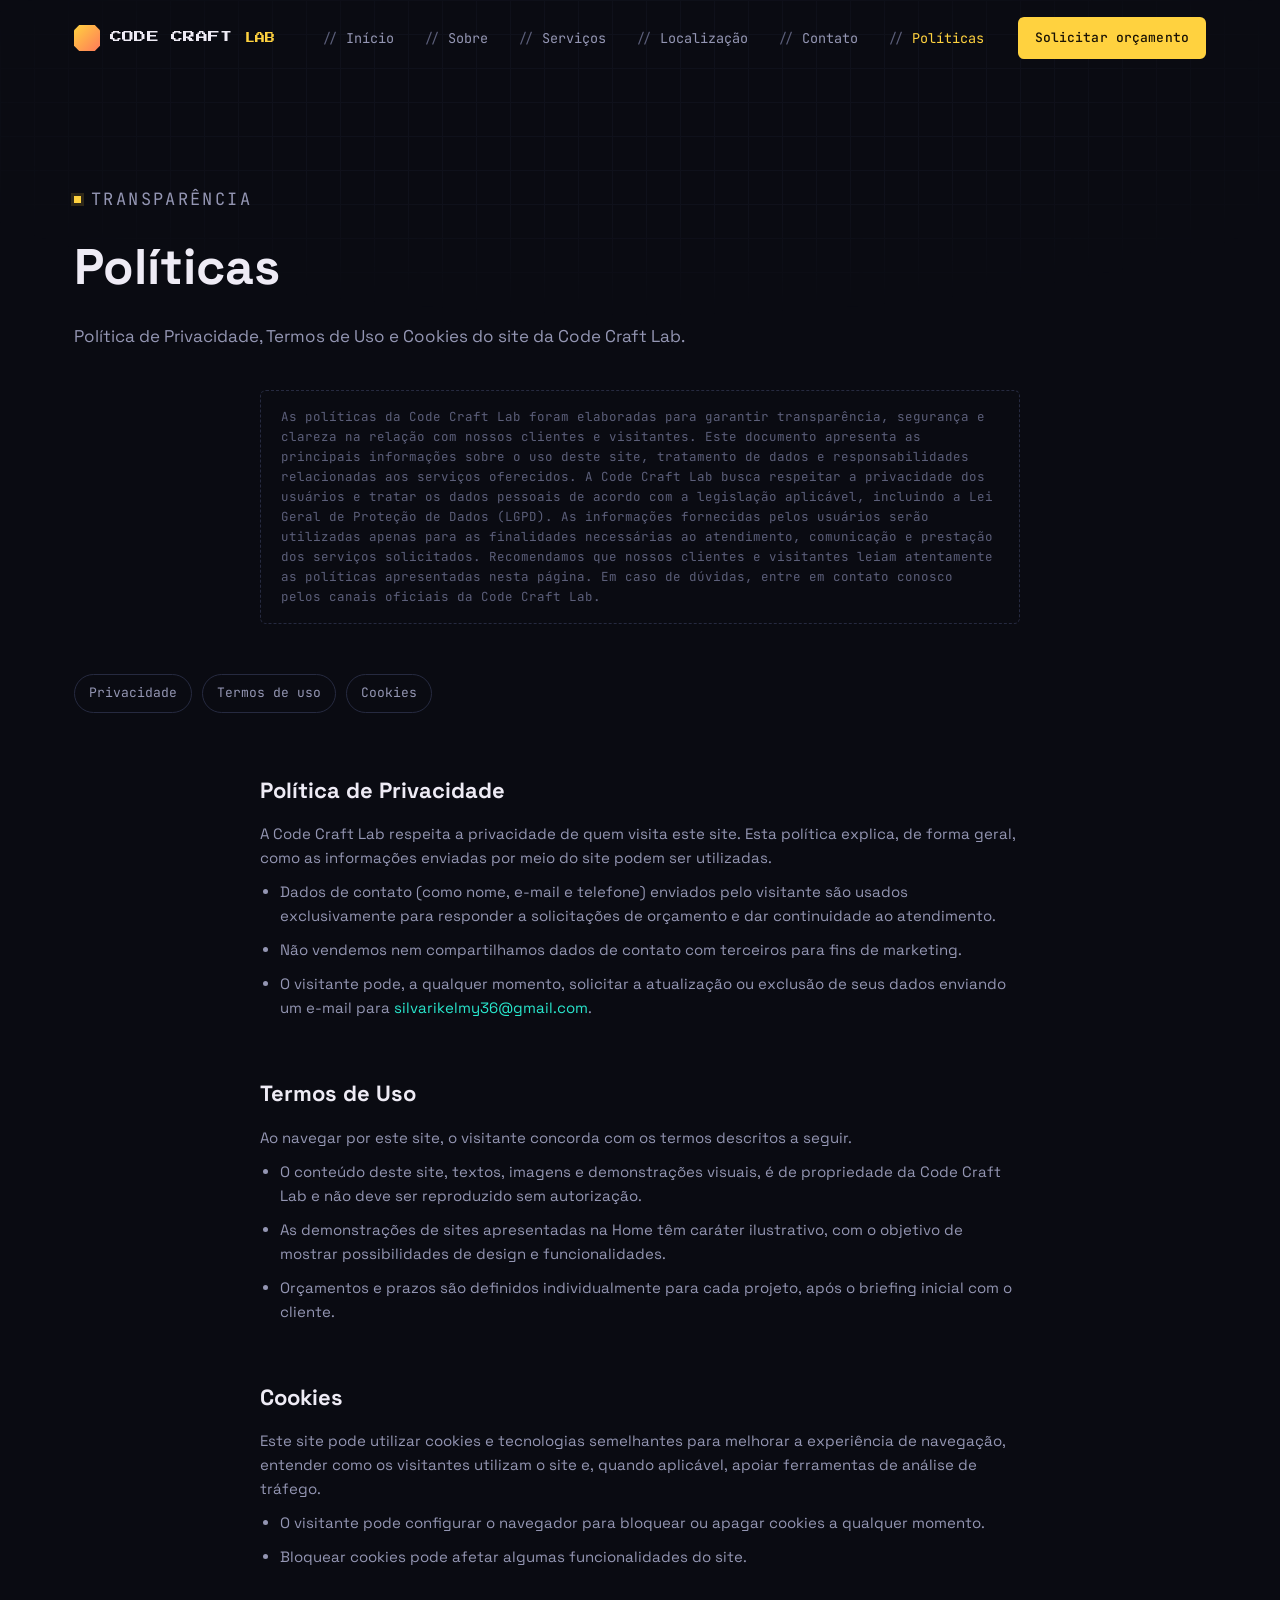
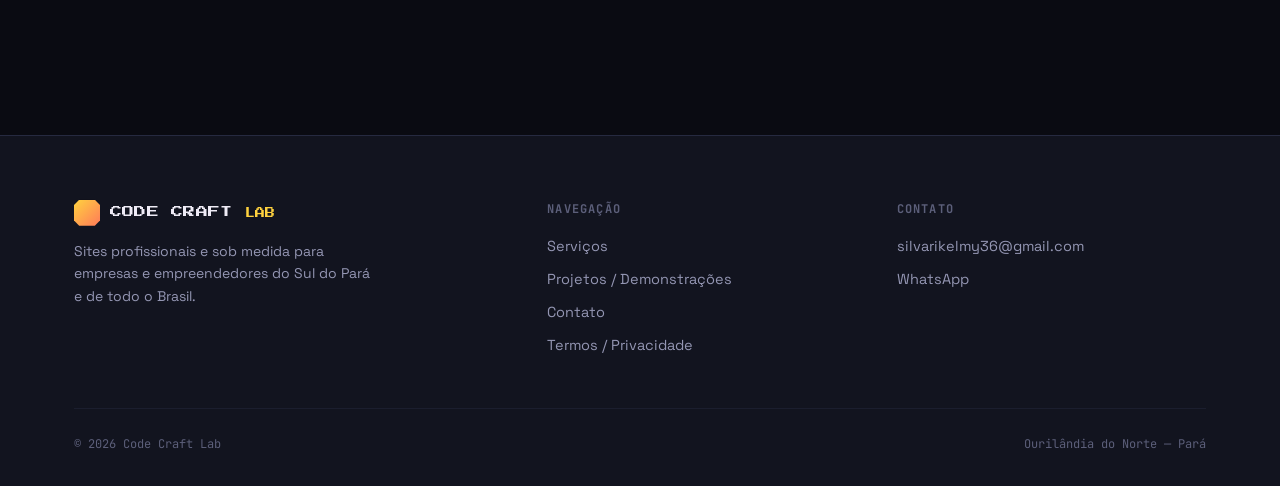
<file: politicas.html>
<!DOCTYPE html>
<html lang="pt-BR">
<head>
<meta charset="UTF-8">
<meta name="viewport" content="width=device-width, initial-scale=1.0">
<title>Políticas — Code Craft Lab</title>
<meta name="description" content="Política de Privacidade, Termos de Uso e Cookies da Code Craft Lab.">
<link rel="preconnect" href="https://fonts.googleapis.com">
<link rel="preconnect" href="https://fonts.gstatic.com" crossorigin>
<link href="https://fonts.googleapis.com/css2?family=Press+Start+2P&family=Space+Grotesk:wght@400;500;600;700&family=JetBrains+Mono:wght@400;500&display=swap" rel="stylesheet">
<link rel="stylesheet" href="css/style.css">
</head>
<body>

<header class="site-header">
  <div class="container nav">
    <a href="index.html" class="brand">
      <span class="brand-mark"></span>
      <span>CODE CRAFT <small>LAB</small></span>
    </a>
    <div class="nav-menu">
      <ul class="nav-links">
        <li><a href="index.html">Início</a></li>
        <li><a href="sobre.html">Sobre</a></li>
        <li><a href="servicos.html">Serviços</a></li>
        <li><a href="localizacao.html">Localização</a></li>
        <li><a href="contato.html">Contato</a></li>
        <li><a href="politicas.html" class="active">Políticas</a></li>
      </ul>
      <a href="index.html#orcamento" class="btn btn-primary btn-small">Solicitar orçamento</a>
    </div>
    <button class="nav-toggle" aria-label="Abrir menu" aria-expanded="false">
      <span></span><span></span><span></span>
    </button>
  </div>
</header>

<main>
  <section class="page-hero" style="padding-bottom:40px;">
    <div class="pixel-field"></div>
    <div class="container reveal">
      <p class="eyebrow">Transparência</p>
      <h1>Políticas</h1>
      <p>Política de Privacidade, Termos de Uso e Cookies do site da Code Craft Lab.</p>
    </div>
  </section>

  <section class="section" style="padding-top:0;">
    <div class="container">
      <div class="policy-note reveal">
        As políticas da Code Craft Lab foram elaboradas para garantir transparência, segurança e clareza na relação com nossos clientes e visitantes. Este documento apresenta as principais informações sobre o uso deste site, tratamento de dados e responsabilidades relacionadas aos serviços oferecidos.

A Code Craft Lab busca respeitar a privacidade dos usuários e tratar os dados pessoais de acordo com a legislação aplicável, incluindo a Lei Geral de Proteção de Dados (LGPD). As informações fornecidas pelos usuários serão utilizadas apenas para as finalidades necessárias ao atendimento, comunicação e prestação dos serviços solicitados.

Recomendamos que nossos clientes e visitantes leiam atentamente as políticas apresentadas nesta página. Em caso de dúvidas, entre em contato conosco pelos canais oficiais da Code Craft Lab.
      </div>

      <div class="policy-nav reveal">
        <a href="#privacidade">Privacidade</a>
        <a href="#termos">Termos de uso</a>
        <a href="#cookies">Cookies</a>
      </div>

      <div class="policy-block reveal" id="privacidade">
        <h2>Política de Privacidade</h2>
        <p>A Code Craft Lab respeita a privacidade de quem visita este site. Esta política explica, de forma geral, como as informações enviadas por meio do site podem ser utilizadas.</p>
        <ul>
          <li>Dados de contato (como nome, e-mail e telefone) enviados pelo visitante são usados exclusivamente para responder a solicitações de orçamento e dar continuidade ao atendimento.</li>
          <li>Não vendemos nem compartilhamos dados de contato com terceiros para fins de marketing.</li>
          <li>O visitante pode, a qualquer momento, solicitar a atualização ou exclusão de seus dados enviando um e-mail para <a href="mailto:silvarikelmy36@gmail.com" style="color:var(--cyan)">silvarikelmy36@gmail.com</a>.</li>
        </ul>
      </div>

      <div class="policy-block reveal" id="termos">
        <h2>Termos de Uso</h2>
        <p>Ao navegar por este site, o visitante concorda com os termos descritos a seguir.</p>
        <ul>
          <li>O conteúdo deste site, textos, imagens e demonstrações visuais, é de propriedade da Code Craft Lab e não deve ser reproduzido sem autorização.</li>
          <li>As demonstrações de sites apresentadas na Home têm caráter ilustrativo, com o objetivo de mostrar possibilidades de design e funcionalidades.</li>
          <li>Orçamentos e prazos são definidos individualmente para cada projeto, após o briefing inicial com o cliente.</li>
        </ul>
      </div>

      <div class="policy-block reveal" id="cookies">
        <h2>Cookies</h2>
        <p>Este site pode utilizar cookies e tecnologias semelhantes para melhorar a experiência de navegação, entender como os visitantes utilizam o site e, quando aplicável, apoiar ferramentas de análise de tráfego.</p>
        <ul>
          <li>O visitante pode configurar o navegador para bloquear ou apagar cookies a qualquer momento.</li>
          <li>Bloquear cookies pode afetar algumas funcionalidades do site.</li>
        </ul>
      </div>
    </div>
  </section>
</main>

<footer class="site-footer">
  <div class="container">
    <div class="footer-grid">
      <div class="footer-brand">
        <div class="brand"><span class="brand-mark"></span><span>CODE CRAFT <small>LAB</small></span></div>
        <p>Sites profissionais e sob medida para empresas e empreendedores do Sul do Pará e de todo o Brasil.</p>
      </div>
      <div class="footer-col">
        <h4>Navegação</h4>
        <a href="servicos.html">Serviços</a>
        <a href="index.html#projetos">Projetos / Demonstrações</a>
        <a href="contato.html">Contato</a>
        <a href="politicas.html">Termos / Privacidade</a>
      </div>
      <div class="footer-col">
        <h4>Contato</h4>
        <a href="mailto:silvarikelmy36@gmail.com">silvarikelmy36@gmail.com</a>
        <a href="https://wa.me/554998247122" target="_blank" rel="noopener">WhatsApp</a>
        <!-- <a href="https://instagram.com" target="_blank" rel="noopener">Instagram</a> -->
      </div>
    </div>
    <div class="footer-bottom">
      <span>© <span data-year></span> Code Craft Lab</span>
      <span>Ourilândia do Norte — Pará</span>
    </div>
  </div>
</footer>

<script src="js/main.js"></script>
</body>
</html>
</file>
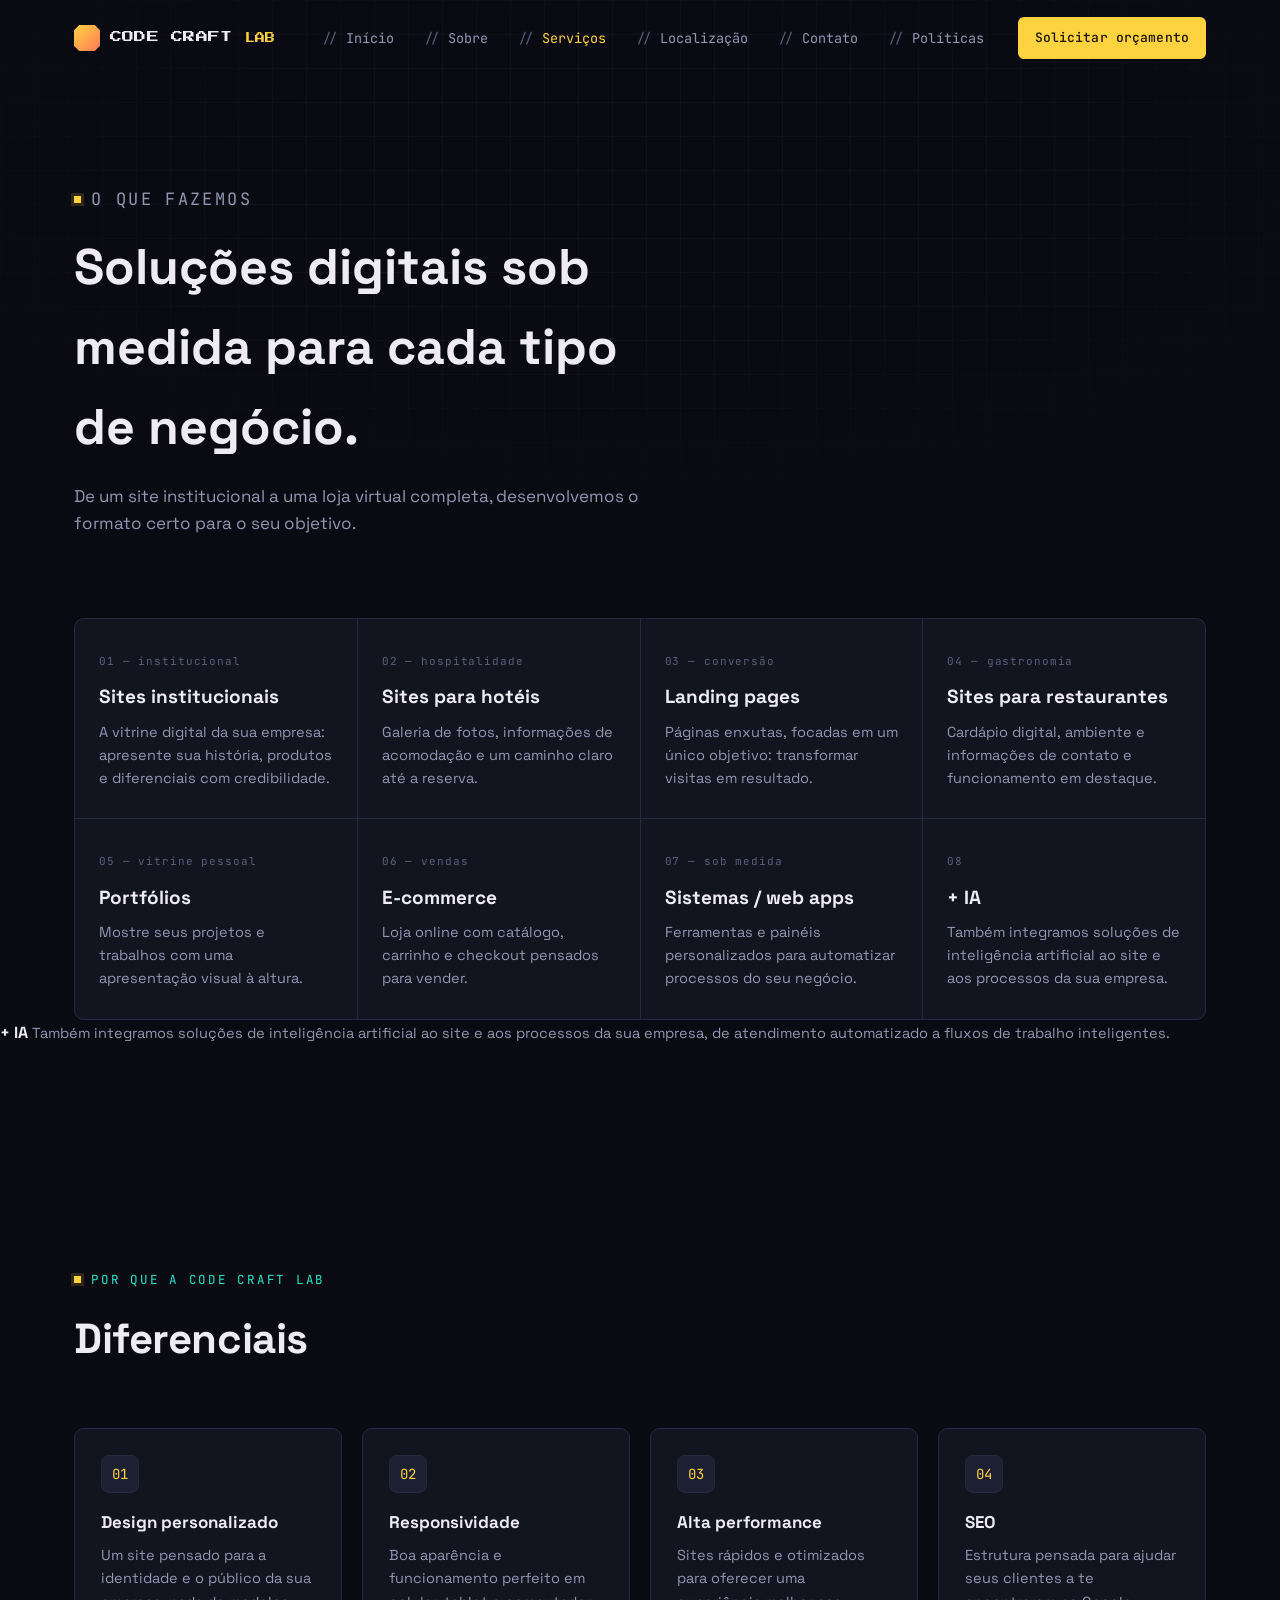
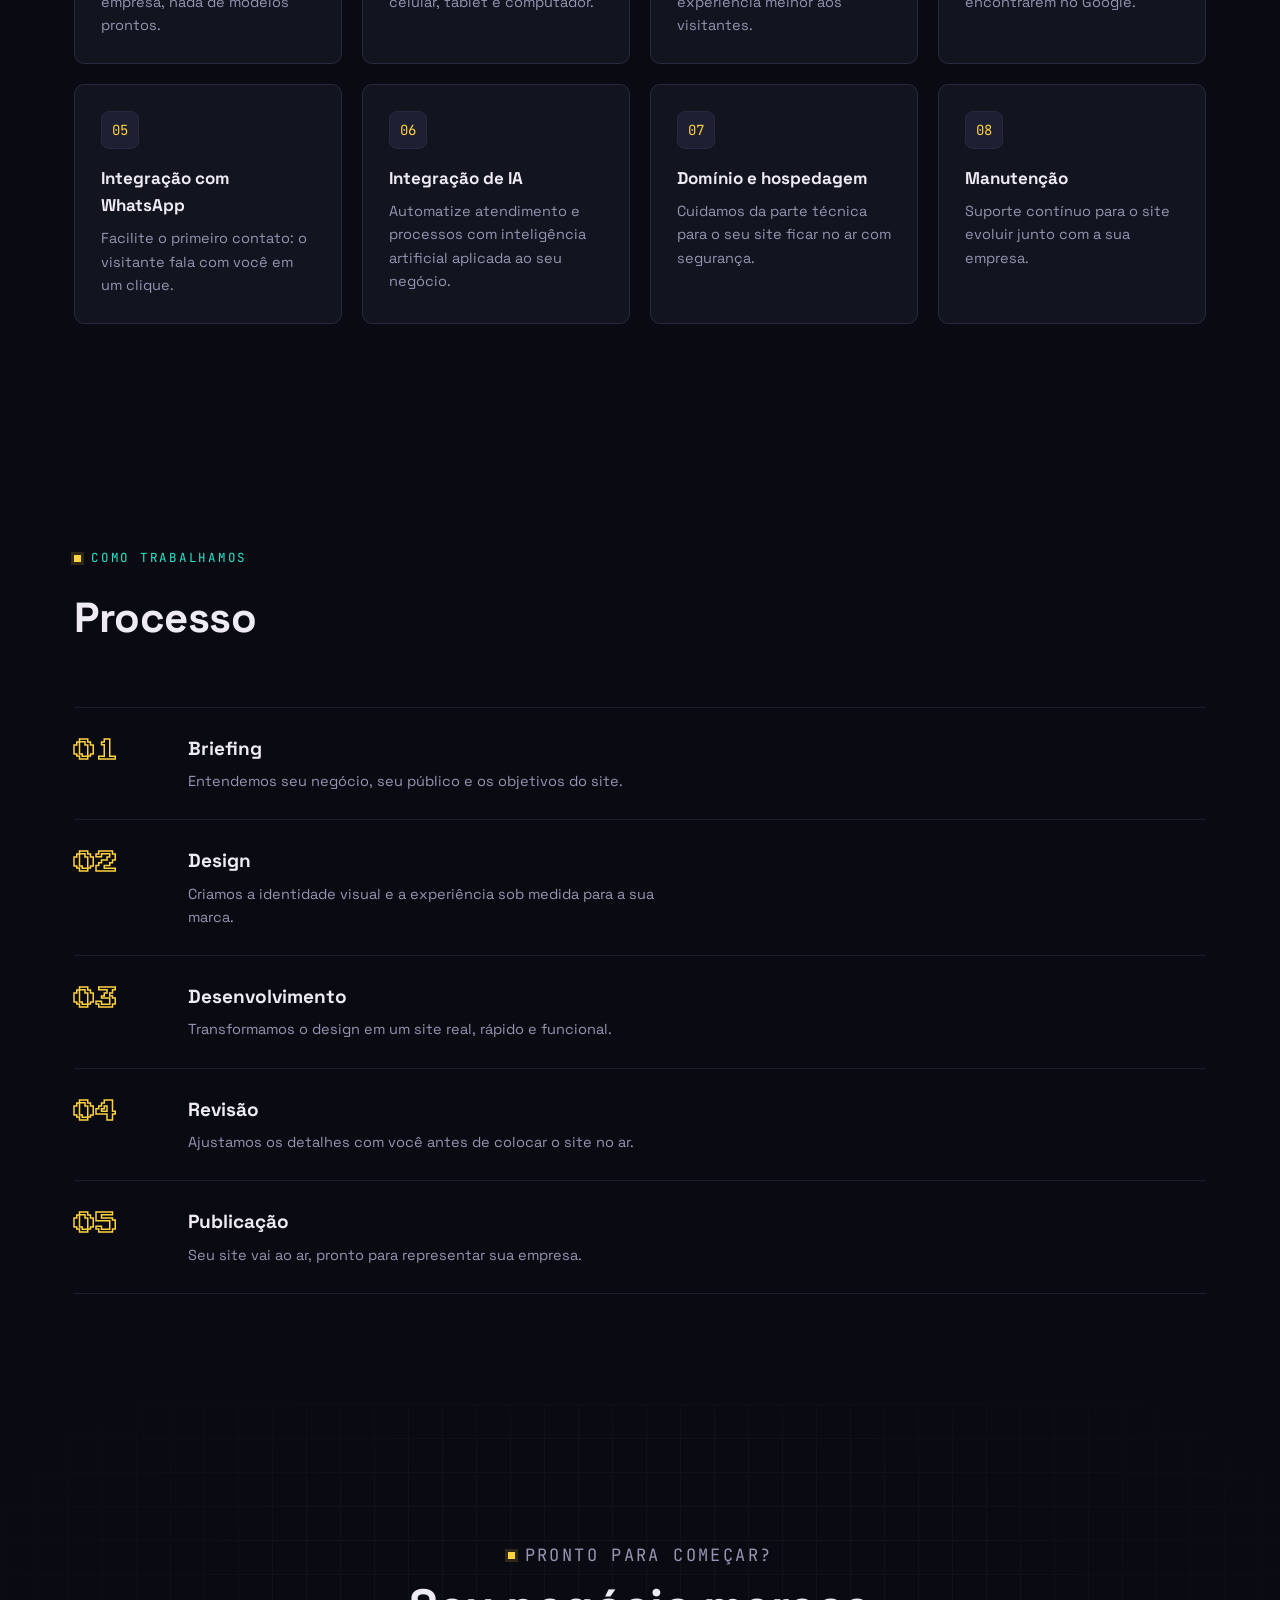
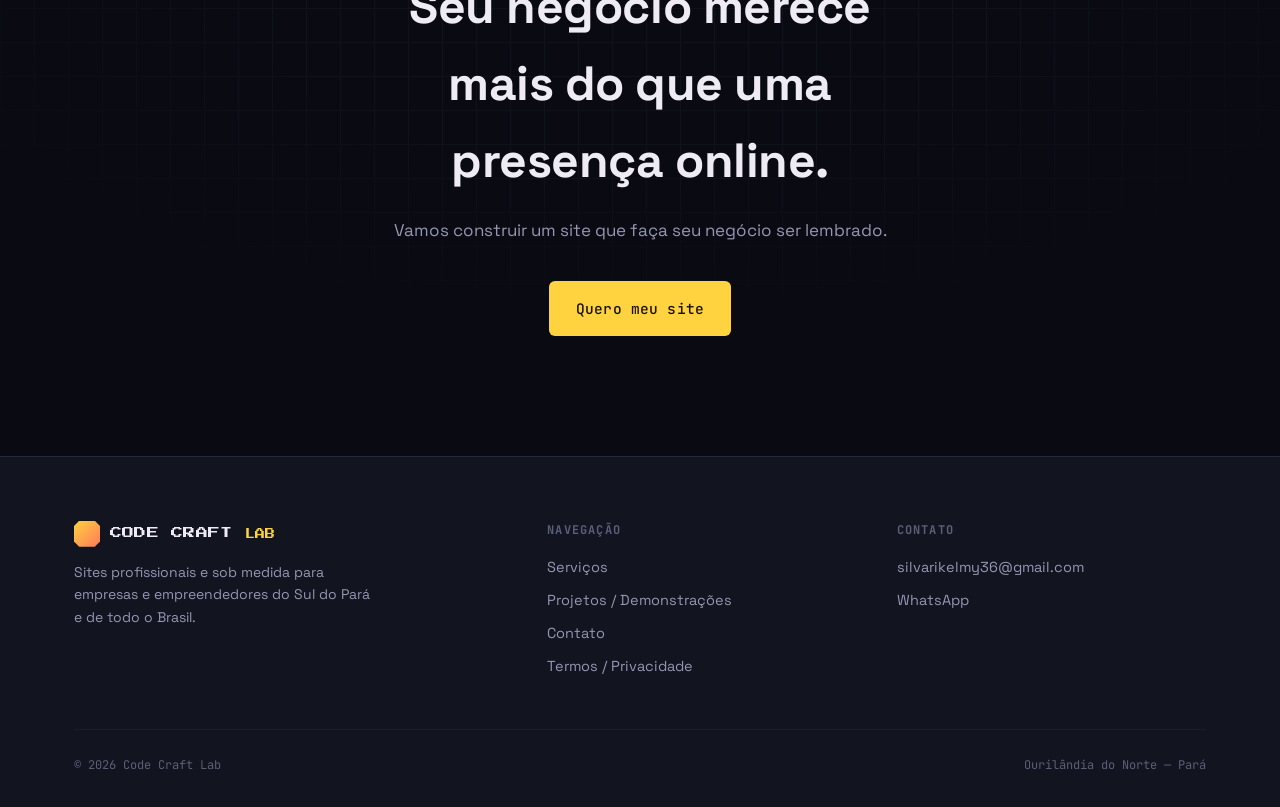
<file: servicos.html>
<!DOCTYPE html>
<html lang="pt-BR">
<head>
<meta charset="UTF-8">
<meta name="viewport" content="width=device-width, initial-scale=1.0">
<title>Serviços — Code Craft Lab</title>
<meta name="description" content="Sites institucionais, hotéis, restaurantes, landing pages, e-commerce, portfólios, sistemas web e integração de IA.">
<link rel="preconnect" href="https://fonts.googleapis.com">
<link rel="preconnect" href="https://fonts.gstatic.com" crossorigin>
<link href="https://fonts.googleapis.com/css2?family=Press+Start+2P&family=Space+Grotesk:wght@400;500;600;700&family=JetBrains+Mono:wght@400;500&display=swap" rel="stylesheet">
<link rel="stylesheet" href="css/style.css">
</head>
<body>

<header class="site-header">
  <div class="container nav">
    <a href="index.html" class="brand">
      <span class="brand-mark"></span>
      <span>CODE CRAFT <small>LAB</small></span>
    </a>
    <div class="nav-menu">
      <ul class="nav-links">
        <li><a href="index.html">Início</a></li>
        <li><a href="sobre.html">Sobre</a></li>
        <li><a href="servicos.html" class="active">Serviços</a></li>
        <li><a href="localizacao.html">Localização</a></li>
        <li><a href="contato.html">Contato</a></li>
        <li><a href="politicas.html">Políticas</a></li>
      </ul>
      <a href="index.html#orcamento" class="btn btn-primary btn-small">Solicitar orçamento</a>
    </div>
    <button class="nav-toggle" aria-label="Abrir menu" aria-expanded="false">
      <span></span><span></span><span></span>
    </button>
  </div>
</header>

<main>
  <section class="page-hero">
    <div class="pixel-field"></div>
    <div class="container reveal">
      <p class="eyebrow">O que fazemos</p>
      <h1>Soluções digitais sob medida para cada tipo de negócio.</h1>
      <p>De um site institucional a uma loja virtual completa, desenvolvemos o formato certo para o seu objetivo.</p>
    </div>
  </section>

  <section class="section" style="padding-top:0;">
    <div class="container">
      <div class="services-grid reveal">
        <div class="service-card"><span class="service-tag">01 — institucional</span><h3>Sites institucionais</h3><p>A vitrine digital da sua empresa: apresente sua história, produtos e diferenciais com credibilidade.</p></div>
        <div class="service-card"><span class="service-tag">02 — hospitalidade</span><h3>Sites para hotéis</h3><p>Galeria de fotos, informações de acomodação e um caminho claro até a reserva.</p></div>
        <div class="service-card"><span class="service-tag">03 — conversão</span><h3>Landing pages</h3><p>Páginas enxutas, focadas em um único objetivo: transformar visitas em resultado.</p></div>
        <div class="service-card"><span class="service-tag">04 — gastronomia</span><h3>Sites para restaurantes</h3><p>Cardápio digital, ambiente e informações de contato e funcionamento em destaque.</p></div>
        <div class="service-card"><span class="service-tag">05 — vitrine pessoal</span><h3>Portfólios</h3><p>Mostre seus projetos e trabalhos com uma apresentação visual à altura.</p></div>
        <div class="service-card"><span class="service-tag">06 — vendas</span><h3>E-commerce</h3><p>Loja online com catálogo, carrinho e checkout pensados para vender.</p></div>
        <div class="service-card"><span class="service-tag">07 — sob medida</span><h3>Sistemas / web apps</h3><p>Ferramentas e painéis personalizados para automatizar processos do seu negócio.</p></div>
        <div class="service-card ai-banner"><span class="service-tag">08</span><h3>+ IA</h3><p>Também integramos soluções de inteligência artificial ao site e aos processos da sua empresa.</p></div>
      </div>
    </div>
      <div class="ai-banner reveal">
        <strong>+ IA</strong>
        <span style="color:var(--ink-muted);font-size:14.5px;">Também integramos soluções de inteligência artificial ao site e aos processos da sua empresa, de atendimento automatizado a fluxos de trabalho inteligentes.</span>
      </div>
    </div>
  </section>

  <section class="section">
    <div class="container">
      <div class="section-head reveal">
        <p class="eyebrow">Por que a Code Craft Lab</p>
        <h2 class="section-title">Diferenciais</h2>
      </div>
      <div class="diff-grid">
        <div class="diff-card reveal"><div class="diff-icon">01</div><h3>Design personalizado</h3><p>Um site pensado para a identidade e o público da sua empresa, nada de modelos prontos.</p></div>
        <div class="diff-card reveal"><div class="diff-icon">02</div><h3>Responsividade</h3><p>Boa aparência e funcionamento perfeito em celular, tablet e computador.</p></div>
        <div class="diff-card reveal"><div class="diff-icon">03</div><h3>Alta performance</h3><p>Sites rápidos e otimizados para oferecer uma experiência melhor aos visitantes.</p></div>
        <div class="diff-card reveal"><div class="diff-icon">04</div><h3>SEO</h3><p>Estrutura pensada para ajudar seus clientes a te encontrarem no Google.</p></div>
        <div class="diff-card reveal"><div class="diff-icon">05</div><h3>Integração com WhatsApp</h3><p>Facilite o primeiro contato: o visitante fala com você em um clique.</p></div>
        <div class="diff-card reveal"><div class="diff-icon">06</div><h3>Integração de IA</h3><p>Automatize atendimento e processos com inteligência artificial aplicada ao seu negócio.</p></div>
        <div class="diff-card reveal"><div class="diff-icon">07</div><h3>Domínio e hospedagem</h3><p>Cuidamos da parte técnica para o seu site ficar no ar com segurança.</p></div>
        <div class="diff-card reveal"><div class="diff-icon">08</div><h3>Manutenção</h3><p>Suporte contínuo para o site evoluir junto com a sua empresa.</p></div>
      </div>
    </div>
  </section>

  <section class="section" id="processo">
    <div class="container">
      <div class="section-head reveal">
        <p class="eyebrow">Como trabalhamos</p>
        <h2 class="section-title">Processo</h2>
      </div>
      <div class="process-track reveal">
        <div class="process-step"><div class="process-num">01</div><div><h3>Briefing</h3><p>Entendemos seu negócio, seu público e os objetivos do site.</p></div></div>
        <div class="process-step"><div class="process-num">02</div><div><h3>Design</h3><p>Criamos a identidade visual e a experiência sob medida para a sua marca.</p></div></div>
        <div class="process-step"><div class="process-num">03</div><div><h3>Desenvolvimento</h3><p>Transformamos o design em um site real, rápido e funcional.</p></div></div>
        <div class="process-step"><div class="process-num">04</div><div><h3>Revisão</h3><p>Ajustamos os detalhes com você antes de colocar o site no ar.</p></div></div>
        <div class="process-step"><div class="process-num">05</div><div><h3>Publicação</h3><p>Seu site vai ao ar, pronto para representar sua empresa.</p></div></div>
      </div>
    </div>
  </section>

  <section class="final-cta">
    <div class="pixel-field"></div>
    <div class="container reveal">
      <p class="eyebrow center" style="justify-content:center;">Pronto para começar?</p>
      <h2>Seu negócio merece mais do que uma presença online.</h2>
      <p>Vamos construir um site que faça seu negócio ser lembrado.</p>
      <div class="hero-ctas">
        <a href="index.html#orcamento" class="btn btn-primary">Quero meu site</a>
      </div>
    </div>
  </section>
</main>

<footer class="site-footer">
  <div class="container">
    <div class="footer-grid">
      <div class="footer-brand">
        <div class="brand"><span class="brand-mark"></span><span>CODE CRAFT <small>LAB</small></span></div>
        <p>Sites profissionais e sob medida para empresas e empreendedores do Sul do Pará e de todo o Brasil.</p>
      </div>
      <div class="footer-col">
        <h4>Navegação</h4>
        <a href="servicos.html">Serviços</a>
        <a href="index.html#projetos">Projetos / Demonstrações</a>
        <a href="contato.html">Contato</a>
        <a href="politicas.html">Termos / Privacidade</a>
      </div>
      <div class="footer-col">
        <h4>Contato</h4>
        <a href="mailto:silvarikelmy36@gmail.com">silvarikelmy36@gmail.com</a>
        <a href="https://wa.me/554998247122" target="_blank" rel="noopener">WhatsApp</a>
        <!--<a href="https://instagram.com" target="_blank" rel="noopener">Instagram</a>
        -->
      </div>
    </div>
    <div class="footer-bottom">
      <span>© <span data-year></span> Code Craft Lab</span>
      <span>Ourilândia do Norte — Pará</span>
    </div>
  </div>
</footer>

<script src="js/main.js"></script>
</body>
</html>
</file>
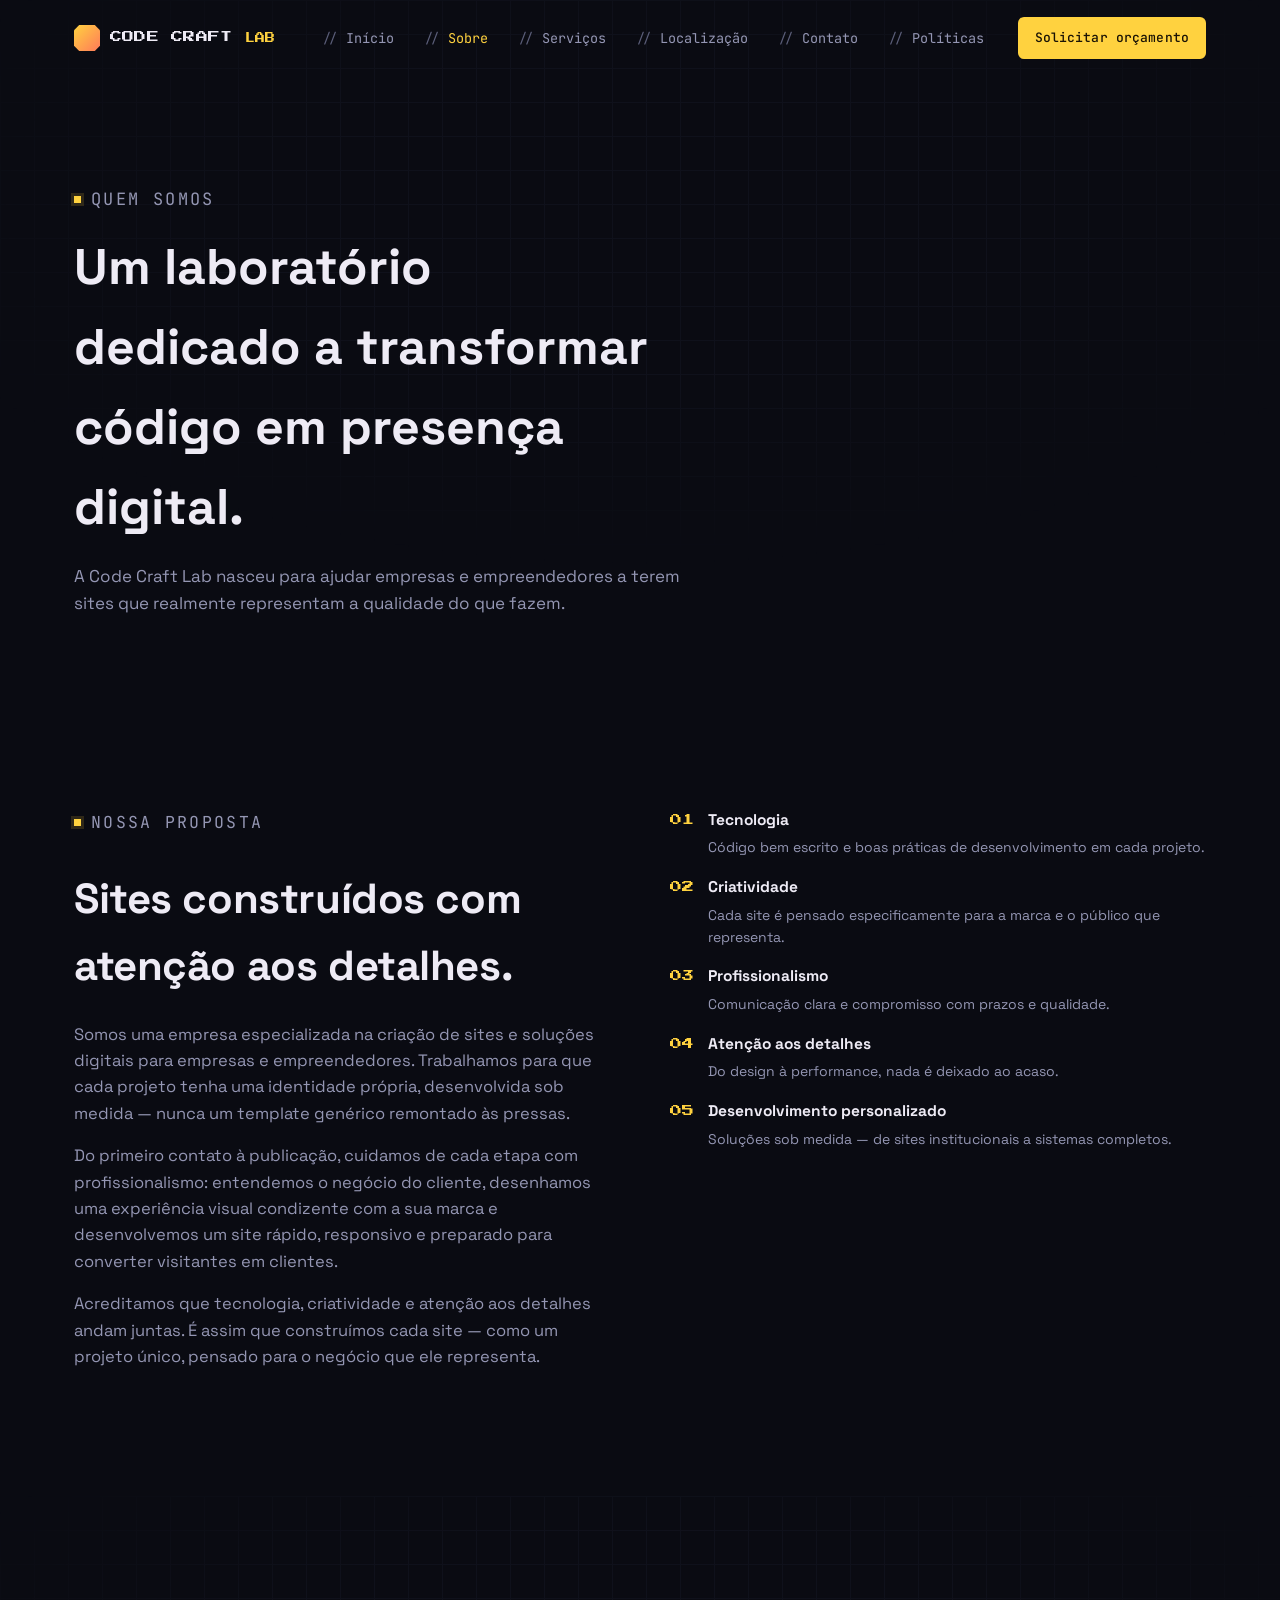
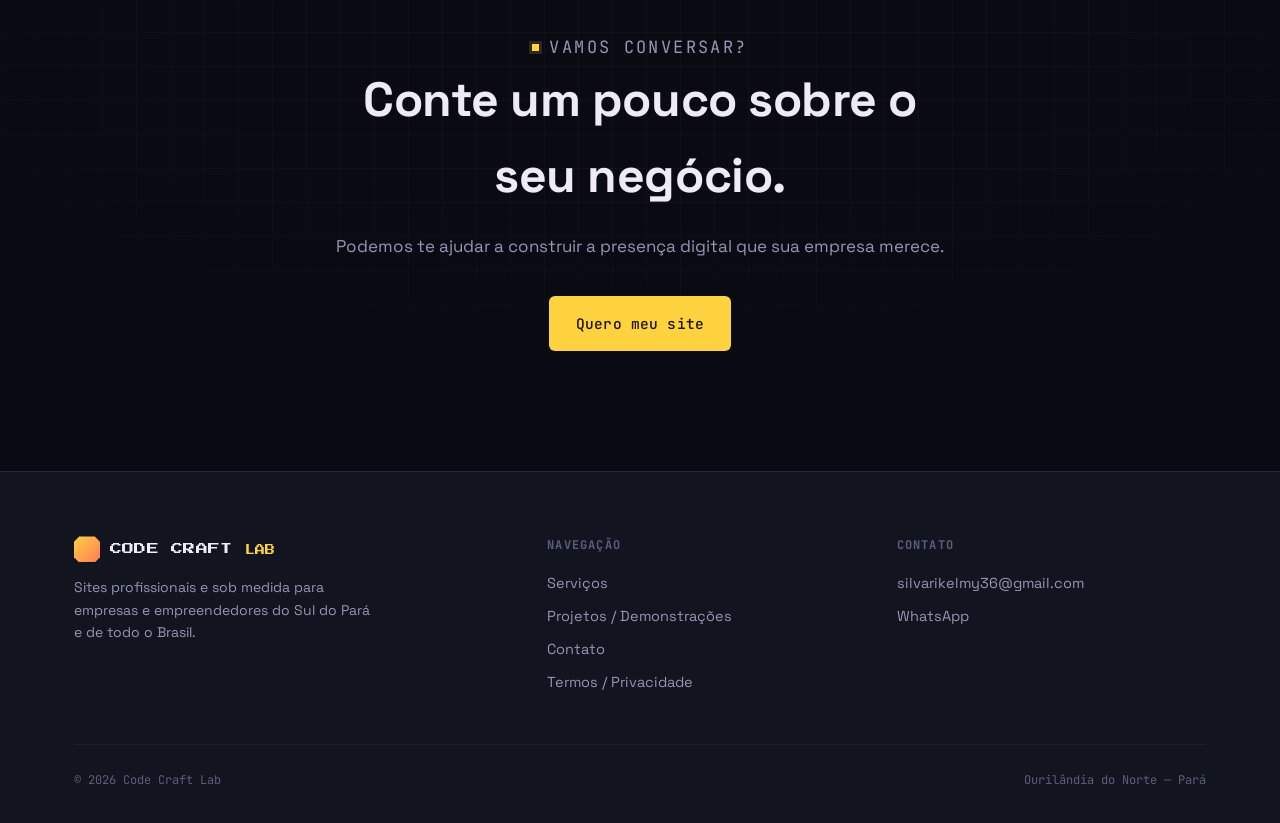
<file: sobre.html>
<!DOCTYPE html>
<html lang="pt-BR">
<head>
<meta charset="UTF-8">
<meta name="viewport" content="width=device-width, initial-scale=1.0">
<title>Sobre — Code Craft Lab</title>
<meta name="description" content="Conheça a Code Craft Lab: um laboratório de desenvolvimento web dedicado a criar sites sob medida para empresas e empreendedores.">
<link rel="preconnect" href="https://fonts.googleapis.com">
<link rel="preconnect" href="https://fonts.gstatic.com" crossorigin>
<link href="https://fonts.googleapis.com/css2?family=Press+Start+2P&family=Space+Grotesk:wght@400;500;600;700&family=JetBrains+Mono:wght@400;500&display=swap" rel="stylesheet">
<link rel="stylesheet" href="css/style.css">
</head>
<body>

<header class="site-header">
  <div class="container nav">
    <a href="index.html" class="brand">
      <span class="brand-mark"></span>
      <span>CODE CRAFT <small>LAB</small></span>
    </a>
    <div class="nav-menu">
      <ul class="nav-links">
        <li><a href="index.html">Início</a></li>
        <li><a href="sobre.html" class="active">Sobre</a></li>
        <li><a href="servicos.html">Serviços</a></li>
        <li><a href="localizacao.html">Localização</a></li>
        <li><a href="contato.html">Contato</a></li>
        <li><a href="politicas.html">Políticas</a></li>
      </ul>
      <a href="index.html#orcamento" class="btn btn-primary btn-small">Solicitar orçamento</a>
    </div>
    <button class="nav-toggle" aria-label="Abrir menu" aria-expanded="false">
      <span></span><span></span><span></span>
    </button>
  </div>
</header>

<main>
  <section class="page-hero">
    <div class="pixel-field"></div>
    <div class="container reveal">
      <p class="eyebrow">Quem somos</p>
      <h1>Um laboratório dedicado a transformar código em presença digital.</h1>
      <p>A Code Craft Lab nasceu para ajudar empresas e empreendedores a terem sites que realmente representam a qualidade do que fazem.</p>
    </div>
  </section>

  <section class="section">
    <div class="container about-grid">
      <div class="about-body reveal">
        <p class="eyebrow">Nossa proposta</p>
        <h2 class="section-title" style="margin-bottom:22px;">Sites construídos com atenção aos detalhes.</h2>
        <p>Somos uma empresa especializada na criação de sites e soluções digitais para empresas e empreendedores. Trabalhamos para que cada projeto tenha uma identidade própria, desenvolvida sob medida — nunca um template genérico remontado às pressas.</p>
        <p>Do primeiro contato à publicação, cuidamos de cada etapa com profissionalismo: entendemos o negócio do cliente, desenhamos uma experiência visual condizente com a sua marca e desenvolvemos um site rápido, responsivo e preparado para converter visitantes em clientes.</p>
        <p>Acreditamos que tecnologia, criatividade e atenção aos detalhes andam juntas. É assim que construímos cada site — como um projeto único, pensado para o negócio que ele representa.</p>
      </div>
      <div class="about-values reveal">
        <div class="about-value"><span class="num">01</span><div><h4>Tecnologia</h4><p>Código bem escrito e boas práticas de desenvolvimento em cada projeto.</p></div></div>
        <div class="about-value"><span class="num">02</span><div><h4>Criatividade</h4><p>Cada site é pensado especificamente para a marca e o público que representa.</p></div></div>
        <div class="about-value"><span class="num">03</span><div><h4>Profissionalismo</h4><p>Comunicação clara e compromisso com prazos e qualidade.</p></div></div>
        <div class="about-value"><span class="num">04</span><div><h4>Atenção aos detalhes</h4><p>Do design à performance, nada é deixado ao acaso.</p></div></div>
        <div class="about-value"><span class="num">05</span><div><h4>Desenvolvimento personalizado</h4><p>Soluções sob medida — de sites institucionais a sistemas completos.</p></div></div>
      </div>
    </div>
  </section>

  <section class="final-cta">
    <div class="pixel-field"></div>
    <div class="container reveal">
      <p class="eyebrow center" style="justify-content:center;">Vamos conversar?</p>
      <h2>Conte um pouco sobre o seu negócio.</h2>
      <p>Podemos te ajudar a construir a presença digital que sua empresa merece.</p>
      <div class="hero-ctas">
        <a href="index.html#orcamento" class="btn btn-primary">Quero meu site</a>
      </div>
    </div>
  </section>
</main>

<footer class="site-footer">
  <div class="container">
    <div class="footer-grid">
      <div class="footer-brand">
        <div class="brand"><span class="brand-mark"></span><span>CODE CRAFT <small>LAB</small></span></div>
        <p>Sites profissionais e sob medida para empresas e empreendedores do Sul do Pará e de todo o Brasil.</p>
      </div>
      <div class="footer-col">
        <h4>Navegação</h4>
        <a href="servicos.html">Serviços</a>
        <a href="index.html#projetos">Projetos / Demonstrações</a>
        <a href="contato.html">Contato</a>
        <a href="politicas.html">Termos / Privacidade</a>
      </div>
      <div class="footer-col">
        <h4>Contato</h4>
        <a href="mailto:silvarikelmy36@gmail.com">silvarikelmy36@gmail.com</a>
        <a href="https://wa.me/554998247122" target="_blank" rel="noopener">WhatsApp</a>
     <!--   <a href="https://instagram.com" target="_blank" rel="noopener">Instagram</a> -->
      </div>
    </div>
    <div class="footer-bottom">
      <span>© <span data-year></span> Code Craft Lab</span>
      <span>Ourilândia do Norte — Pará</span>
    </div>
  </div>
</footer>

<script src="js/main.js"></script>
</body>
</html>
</file>
<file: css/style.css>
/* ============================================================
   CODE CRAFT LAB — design tokens
   Palette derived from a code-editor syntax theme:
   void background, coral "keyword", cyan "string", gold "pixel-block"
   ============================================================ */
:root{
  --bg-void:      #0a0b12;
  --bg-panel:     #12141f;
  --bg-panel-2:   #171a29;
  --bg-raised:    #1d2033;
  --line:         #262a40;
  --line-soft:    #1b1e2e;

  --ink:          #eeebf5;
  --ink-muted:    #9496b3;
  --ink-faint:    #5c5f7a;

  --coral:        #ff7a59;   /* keyword */
  --coral-dim:    #b6543d;
  --cyan:         #29e7cd;   /* string */
  --cyan-dim:     #1c9c8b;
  --gold:         #ffd23f;   /* pixel-block accent */
  --gold-dim:     #b99423;
  --violet:       #8b7dff;   /* comment / secondary */

  --font-pixel:   'Press Start 2P', monospace;
  --font-display: 'Space Grotesk', sans-serif;
  --font-body:    'Space Grotesk', sans-serif;
  --font-mono:    'JetBrains Mono', monospace;

  --container: 1180px;
  --radius: 10px;
  --radius-sm: 6px;

  --ease: cubic-bezier(.22,.9,.28,1);
}

*,*::before,*::after{ box-sizing:border-box; }
html{ scroll-behavior:smooth; }
@media (prefers-reduced-motion: reduce){
  html{ scroll-behavior:auto; }
  *,*::before,*::after{ animation-duration:.001ms !important; animation-iteration-count:1 !important; transition-duration:.001ms !important; scroll-behavior:auto !important; }
}

body{
  margin:0;
  background:var(--bg-void);
  color:var(--ink);
  font-family:var(--font-body);
  font-size:16px;
  line-height:1.6;
  -webkit-font-smoothing:antialiased;
  overflow-x:hidden;
}

img,svg{ display:block; max-width:100%; }
a{ color:inherit; text-decoration:none; }
ul{ margin:0; padding:0; list-style:none; }
h1,h2,h3,h4,p{ margin:0; }
button{ font-family:inherit; cursor:pointer; }

.container{
  width:100%;
  max-width:var(--container);
  margin:0 auto;
  padding:0 24px;
}

/* faint pixel-grid backdrop used behind dark sections */
.pixel-field{
  position:absolute; inset:0;
  background-image:
    linear-gradient(var(--line-soft) 1px, transparent 1px),
    linear-gradient(90deg, var(--line-soft) 1px, transparent 1px);
  background-size:34px 34px;
  opacity:.35;
  mask-image:radial-gradient(ellipse 70% 60% at 50% 30%, #000 40%, transparent 85%);
  pointer-events:none;
}

.eyebrow{
  display:inline-flex; align-items:center; gap:10px;
  font-family:var(--font-mono);
  font-size:12.5px;
  letter-spacing:.14em;
  text-transform:uppercase;
  color:var(--cyan);
}
.eyebrow::before{
  content:"";
  width:7px; height:7px;
  background:var(--gold);
  box-shadow:0 0 0 3px rgba(255,210,63,.15);
}

.section{ position:relative; padding:110px 0; }
.section-head{ max-width:640px; margin-bottom:56px; }
.section-title{
  font-family:var(--font-display);
  font-weight:700;
  font-size:clamp(28px,4vw,42px);
  letter-spacing:-.01em;
  margin-top:14px;
}
.section-sub{
  margin-top:16px;
  color:var(--ink-muted);
  font-size:17px;
  max-width:52ch;
}

/* reveal-on-scroll */
.reveal{ opacity:0; transform:translateY(28px); transition:opacity .7s var(--ease), transform .7s var(--ease); }
.reveal.is-visible{ opacity:1; transform:translateY(0); }
.reveal-scale{ opacity:0; transform:scale(.94); transition:opacity .7s var(--ease), transform .7s var(--ease); }
.reveal-scale.is-visible{ opacity:1; transform:scale(1); }

/* ---------- buttons ---------- */
.btn{
  display:inline-flex; align-items:center; justify-content:center; gap:10px;
  padding:15px 26px;
  border-radius:var(--radius-sm);
  font-family:var(--font-mono);
  font-size:14.5px;
  font-weight:500;
  letter-spacing:.01em;
  border:1px solid transparent;
  transition:transform .25s var(--ease), box-shadow .25s var(--ease), background .25s var(--ease), border-color .25s var(--ease);
  white-space:nowrap;
}
.btn-primary{
  background:var(--gold);
  color:#1a1305;
  box-shadow:0 0 0 0 rgba(255,210,63,.5);
}
.btn-primary:hover{ transform:translateY(-2px); box-shadow:0 10px 24px -8px rgba(255,210,63,.55); }
.btn-primary:active{ transform:translateY(0); }
.btn-ghost{
  background:transparent;
  color:var(--ink);
  border-color:var(--line);
}
.btn-ghost:hover{ border-color:var(--cyan); color:var(--cyan); transform:translateY(-2px); }
.btn-small{ padding:10px 16px; font-size:13px; }
.btn-block{ width:100%; }

/* ---------- header ---------- */
.site-header{
  position:fixed; top:0; left:0; right:0; z-index:100;
  border-bottom:1px solid transparent;
  transition:background .35s var(--ease), border-color .35s var(--ease), backdrop-filter .35s var(--ease);
}
.site-header.is-scrolled{
  background:rgba(10,11,18,.82);
  backdrop-filter:blur(10px);
  border-color:var(--line);
}
.nav{
  display:flex; align-items:center; justify-content:space-between;
  height:76px;
}
.brand{
  display:flex; align-items:center; gap:10px;
  font-family:var(--font-pixel);
  font-size:12px;
  letter-spacing:.02em;
}
.brand-mark{
  width:26px; height:26px;
  background:
    linear-gradient(135deg, var(--gold), var(--coral));
  position:relative;
  box-shadow:
    3px 0 0 0 var(--bg-void), -3px 0 0 0 var(--bg-void),
    0 3px 0 0 var(--bg-void), 0 -3px 0 0 var(--bg-void);
  clip-path:polygon(20% 0,80% 0,100% 20%,100% 80%,80% 100%,20% 100%,0 80%,0 20%);
}
.brand span{ color:var(--ink); }
.brand small{ color:var(--gold); }

.nav-menu{ display:flex; align-items:center; gap:34px; }
.nav-links{ display:flex; align-items:center; gap:30px; }
.nav-links a{
  font-family:var(--font-mono);
  font-size:13.5px;
  color:var(--ink-muted);
  position:relative;
  padding:4px 0;
  transition:color .2s;
}
.nav-links a::before{ content:"// "; color:var(--ink-faint); }
.nav-links a:hover,.nav-links a.active{ color:var(--ink); }
.nav-links a.active{ color:var(--gold); }

.nav-toggle{
  display:none;
  width:38px; height:38px;
  border:1px solid var(--line);
  border-radius:var(--radius-sm);
  background:var(--bg-panel);
  align-items:center; justify-content:center;
  flex-direction:column; gap:5px;
}
.nav-toggle span{ width:16px; height:2px; background:var(--ink); transition:transform .25s, opacity .25s; }
.nav-toggle.is-open span:nth-child(1){ transform:translateY(7px) rotate(45deg); }
.nav-toggle.is-open span:nth-child(2){ opacity:0; }
.nav-toggle.is-open span:nth-child(3){ transform:translateY(-7px) rotate(-45deg); }

@media (max-width:860px){
  .nav-toggle{ display:flex; }
  .nav-menu{
    position:fixed; top:76px; left:0; right:0;
    background:var(--bg-panel);
    border-bottom:1px solid var(--line);
    flex-direction:column; align-items:stretch;
    padding:22px 24px 28px;
    gap:22px;
    transform:translateY(-12px);
    opacity:0; visibility:hidden;
    transition:opacity .25s var(--ease), transform .25s var(--ease), visibility .25s;
  }
  .nav-menu.is-open{ opacity:1; transform:translateY(0); visibility:visible; }
  .nav-links{ flex-direction:column; align-items:flex-start; gap:16px; }
  .nav-menu .btn{ width:100%; }
}

/* ---------- hero ---------- */
.hero{
  position:relative;
  min-height:100svh;
  display:flex; align-items:center;
  padding-top:76px;
  overflow:hidden;
}
.hero-inner{
  position:relative; z-index:2;
  width:100%;
  padding:64px 0 96px;
  display:flex; flex-direction:column; align-items:center;
  text-align:center;
}
.hero-glow{
  position:absolute; z-index:0;
  width:900px; height:900px; left:50%; top:-260px;
  transform:translateX(-50%);
  background:radial-gradient(circle, rgba(255,210,63,.10), rgba(41,231,205,.06) 45%, transparent 70%);
  pointer-events:none;
}

.hero-logo{
  --tilt-x:0deg; --tilt-y:0deg;
  perspective:900px;
  margin-bottom:34px;
}
.hero-logo-inner{
  transform:rotateX(var(--tilt-y)) rotateY(var(--tilt-x));
  transition:transform .15s ease-out;
  display:inline-flex; flex-direction:column; align-items:flex-start;
  animation:float 6s ease-in-out infinite;
}
@keyframes float{
  0%,100%{ transform:rotateX(var(--tilt-y)) rotateY(var(--tilt-x)) translateY(0); }
  50%{ transform:rotateX(var(--tilt-y)) rotateY(var(--tilt-x)) translateY(-10px); }
}
.pixel-line{
  font-family:var(--font-pixel);
  line-height:1;
  letter-spacing:.02em;
  color:var(--ink);
  font-size:clamp(34px,8.6vw,84px);
  text-shadow:
    1px 1px 0 var(--gold-dim), 2px 2px 0 var(--gold-dim), 3px 3px 0 var(--gold-dim),
    4px 4px 0 var(--gold-dim), 5px 5px 0 var(--gold-dim), 6px 6px 0 var(--gold-dim),
    7px 7px 0 rgba(0,0,0,.55), 8px 8px 18px rgba(0,0,0,.5);
  opacity:0;
  animation:blockIn .6s var(--ease) forwards;
}
.craft-t{
  display:inline-block;
  position:relative;
  left:-0.4em;
}
.pixel-line--craft{
  color:var(--bg-void);
  -webkit-text-stroke:2px var(--ink);
  text-shadow:
    1px 1px 0 var(--cyan-dim), 2px 2px 0 var(--cyan-dim), 3px 3px 0 var(--cyan-dim),
    4px 4px 0 var(--cyan-dim), 5px 5px 0 var(--cyan-dim), 6px 6px 0 var(--cyan-dim),
    7px 7px 0 rgba(0,0,0,.55), 8px 8px 18px rgba(0,0,0,.5);
  animation-delay:.18s;
  margin-top:.05em;
}
.pixel-line--lab{
  align-self:flex-end;
  margin-top:-10px;
  font-size:clamp(13px,2.4vw,22px);
  color:var(--coral);
  text-shadow:2px 2px 0 var(--coral-dim), 4px 4px 10px rgba(0,0,0,.5);
  animation-delay:.36s;
}
@keyframes blockIn{
  0%{ opacity:0; transform:translateY(18px) scale(.92); filter:blur(2px); }
  100%{ opacity:1; transform:translateY(0) scale(1); filter:blur(0); }
}

.pixel-particle{
  position:absolute;
  width:10px; height:10px;
  background:var(--gold);
  opacity:.55;
  animation:drift 9s linear infinite;
  pointer-events:none;
}
.pixel-particle:nth-child(2n){ background:var(--cyan); width:7px; height:7px; }
.pixel-particle:nth-child(3n){ background:var(--coral); width:13px; height:13px; }
@keyframes drift{
  0%{ transform:translateY(0) rotate(0deg); opacity:0; }
  10%{ opacity:.6; }
  90%{ opacity:.5; }
  100%{ transform:translateY(-420px) rotate(90deg); opacity:0; }
}

.hero-headline{
  font-size:clamp(24px,4.2vw,40px);
  font-weight:700;
  max-width:16ch;
  margin-top:8px;
  letter-spacing:-.01em;
}
.hero-sub{
  margin-top:20px;
  color:var(--ink-muted);
  font-size:17.5px;
  max-width:52ch;
}
.hero-ctas{ display:flex; gap:16px; margin-top:38px; flex-wrap:wrap; justify-content:center; }
.hero-scroll{
  margin-top:64px;
  display:flex; flex-direction:column; align-items:center; gap:8px;
  color:var(--ink-faint);
  font-family:var(--font-mono);
  font-size:11.5px;
  letter-spacing:.14em;
  text-transform:uppercase;
}
.hero-scroll::after{
  content:"";
  width:1px; height:34px;
  background:linear-gradient(var(--gold), transparent);
  animation:scrollLine 2s ease-in-out infinite;
}
@keyframes scrollLine{ 0%,100%{ opacity:.2; } 50%{ opacity:1; } }

/* ---------- code editor demo ---------- */
.editor{
  background:var(--bg-panel);
  border:1px solid var(--line);
  border-radius:var(--radius);
  overflow:hidden;
  box-shadow:0 30px 60px -30px rgba(0,0,0,.7);
}
.editor-chrome{
  display:flex; align-items:center; gap:10px;
  padding:12px 16px;
  background:var(--bg-panel-2);
  border-bottom:1px solid var(--line);
}
.dot{ width:10px; height:10px; border-radius:50%; }
.dot--r{ background:#ff5f56; } .dot--y{ background:#ffbd2e; } .dot--g{ background:#27c93f; }
.editor-file{
  margin-left:10px;
  font-family:var(--font-mono);
  font-size:12.5px;
  color:var(--ink-muted);
  display:flex; align-items:center; gap:6px;
}
.editor-file::before{ content:"●"; color:var(--cyan); font-size:8px; }
.editor-body{
  display:flex;
  font-family:var(--font-mono);
  font-size:14px;
  line-height:1.75;
  min-height:300px;
}
.editor-gutter{
  padding:22px 14px;
  color:var(--ink-faint);
  text-align:right;
  user-select:none;
  border-right:1px solid var(--line-soft);
}
.editor-code{
  padding:22px 24px;
  white-space:pre;
  color:var(--ink);
  overflow-x:auto;
  flex:1;
}
.tok-kw{ color:var(--coral); }
.tok-str{ color:var(--cyan); }
.tok-tag{ color:var(--gold); }
.tok-com{ color:var(--ink-faint); font-style:italic; }
.tok-fn{ color:var(--violet); }
.caret{
  display:inline-block; width:8px; height:1.1em; background:var(--gold);
  vertical-align:text-bottom;
  animation:blink 1s step-end infinite;
}
@keyframes blink{ 50%{ opacity:0; } }

/* ---------- browser-window showcase ---------- */
.showcase-grid{
  display:grid;
  grid-template-columns:repeat(2,1fr);
  gap:28px;
}
@media (max-width:760px){ .showcase-grid{ grid-template-columns:1fr; } }

.browser-window{
  background:var(--bg-panel);
  border:1px solid var(--line);
  border-radius:var(--radius);
  overflow:hidden;
  transition:transform .5s var(--ease), border-color .3s;
}
.browser-window:hover{ transform:translateY(-6px); border-color:var(--cyan-dim); }
.browser-chrome{
  display:flex; align-items:center; gap:10px;
  padding:10px 14px;
  background:var(--bg-panel-2);
  border-bottom:1px solid var(--line);
}
.browser-url{
  flex:1; margin-left:8px;
  background:var(--bg-void);
  border:1px solid var(--line);
  border-radius:20px;
  padding:5px 12px;
  font-family:var(--font-mono);
  font-size:11.5px;
  color:var(--ink-faint);
}
.browser-canvas{ height:220px; position:relative; overflow:hidden; }
.mock{ position:absolute; inset:0; }

/* institutional mock */
.mock--inst{ background:linear-gradient(160deg,#171a29,#0e0f18); padding:16px; }
.mock--inst .m-nav{ display:flex; justify-content:space-between; margin-bottom:14px; }
.mock--inst .m-bar{ height:6px; border-radius:2px; background:var(--line); }
.mock--inst .m-logo{ width:40px; }
.mock--inst .m-links{ display:flex; gap:8px; width:110px; }
.mock--inst .m-hero{ display:flex; gap:14px; align-items:center; }
.mock--inst .m-txt{ flex:1; }
.mock--inst .m-txt .m-bar{ margin-bottom:8px; }
.mock--inst .m-img{ width:90px; height:64px; border-radius:6px; background:linear-gradient(135deg,var(--gold-dim),var(--coral-dim)); }

/* vídeo dentro da janela do navegador */
.showcase-video{
  position:absolute;
  inset:0;
  width:100%;
  height:100%;
  object-fit:cover;
}

/* hotel mock */
.mock--hotel{ background:#0e0f18; }
.mock--hotel .m-hero-img{ height:130px; background:linear-gradient(120deg,#1c3a3f,#0e0f18 70%),linear-gradient(60deg,var(--cyan-dim),transparent); }
.mock--hotel .m-book{
  margin:-24px 16px 0; position:relative;
  background:var(--bg-raised); border:1px solid var(--line); border-radius:8px;
  padding:12px; display:flex; gap:8px;
}
.mock--hotel .m-field{ flex:1; height:16px; background:var(--line); border-radius:4px; }
.mock--hotel .m-cta{ width:52px; height:16px; background:var(--gold); border-radius:4px; }
.mock--hotel .m-stars{ margin:14px 16px 0; color:var(--gold); font-size:11px; letter-spacing:2px; }

/* ecommerce mock */
.mock--shop{ background:#0e0f18; padding:16px; }
.mock--shop .m-grid{ display:grid; grid-template-columns:repeat(3,1fr); gap:8px; margin-top:6px; }
.mock--shop .m-card{ background:var(--bg-raised); border-radius:6px; padding:6px; }
.mock--shop .m-thumb{ height:44px; border-radius:4px; margin-bottom:6px; }
.mock--shop .m-thumb:nth-child(1){ background:linear-gradient(135deg,var(--cyan-dim),transparent); }
.mock--shop .m-price{ height:6px; width:60%; background:var(--gold); border-radius:2px; }

/* landing mock */
.mock--landing{ background:radial-gradient(circle at 30% 20%, rgba(139,125,255,.18), transparent 55%),#0e0f18; padding:20px; text-align:center; }
.mock--landing .m-bar{ margin:0 auto 10px; }
.mock--landing .m-cta-pill{ margin:14px auto 0; width:96px; height:22px; border-radius:20px; background:var(--gold); }

.showcase-caption{
  padding:14px 18px 18px;
  display:flex; align-items:center; justify-content:space-between;
}
.showcase-caption h3{ font-family:var(--font-display); font-size:16px; }
.showcase-caption span{ font-family:var(--font-mono); font-size:11px; color:var(--ink-faint); }

/* ---------- problem / solution ---------- */
.ps-grid{ display:grid; grid-template-columns:1fr 1fr; gap:50px; align-items:center; }
@media (max-width:860px){ .ps-grid{ grid-template-columns:1fr; gap:36px; } }
.ps-problems{ display:flex; flex-direction:column; gap:14px; }
.ps-problem{
  padding:18px 20px;
  background:var(--bg-panel);
  border:1px solid var(--line);
  border-left:3px solid var(--coral);
  border-radius:var(--radius-sm);
  font-family:var(--font-mono);
  font-size:15px;
  color:var(--ink-muted);
}
.ps-arrow{
  display:flex; align-items:center; justify-content:center;
  color:var(--gold); font-family:var(--font-mono); font-size:22px;
}
.ps-solution{
  background:linear-gradient(165deg, var(--bg-raised), var(--bg-panel));
  border:1px solid var(--line);
  border-radius:var(--radius);
  padding:34px;
}
.ps-solution .eyebrow{ margin-bottom:14px; }
.ps-solution p{ color:var(--ink-muted); margin-top:14px; font-size:16px; }

/* ---------- services ---------- */
.services-grid{
  display:grid;
  grid-template-columns:repeat(auto-fit,minmax(230px,1fr));
  gap:1px;
  background:var(--line);
  border:1px solid var(--line);
  border-radius:var(--radius);
  overflow:hidden;
}
.service-card{
  background:var(--bg-panel);
  padding:28px 24px;
  transition:background .3s;
}
.service-card:hover{ background:var(--bg-panel-2); }
.service-tag{
  font-family:var(--font-mono);
  font-size:11px;
  color:var(--ink-faint);
  letter-spacing:.08em;
}
.service-card h3{ font-family:var(--font-display); font-size:19px; margin-top:10px; }
.service-card p{ color:var(--ink-muted); font-size:14.5px; margin-top:8px; }

/* ---------- differentials ---------- */
.diff-grid{
  display:grid;
  grid-template-columns:repeat(auto-fit,minmax(260px,1fr));
  gap:20px;
}
.diff-card{
  padding:26px;
  background:var(--bg-panel);
  border:1px solid var(--line);
  border-radius:var(--radius);
}
.diff-icon{
  width:38px; height:38px;
  display:flex; align-items:center; justify-content:center;
  background:var(--bg-raised);
  border:1px solid var(--line);
  border-radius:8px;
  color:var(--gold);
  font-family:var(--font-mono);
  font-size:14px;
  margin-bottom:16px;
}
.diff-card h3{ font-family:var(--font-display); font-size:17px; }
.diff-card p{ color:var(--ink-muted); font-size:14.5px; margin-top:8px; }

/* ---------- process ---------- */
.process-track{ position:relative; display:flex; flex-direction:column; gap:0; }
.process-step{
  display:grid; grid-template-columns:90px 1fr; gap:24px;
  padding:26px 0;
  border-top:1px solid var(--line-soft);
}
.process-step:last-child{ border-bottom:1px solid var(--line-soft); }
.process-num{
  font-family:var(--font-pixel);
  font-size:22px;
  color:var(--bg-void);
  -webkit-text-stroke:1.5px var(--gold);
}
.process-step h3{ font-family:var(--font-display); font-size:19px; }
.process-step p{ color:var(--ink-muted); margin-top:6px; font-size:14.5px; max-width:56ch; }

/* ---------- quote / orçamento ---------- */
.quote-card{
  background:var(--bg-panel);
  border:1px solid var(--line);
  border-radius:var(--radius);
  padding:40px;
  display:grid;
  grid-template-columns:1.1fr .9fr;
  gap:40px;
}
@media (max-width:860px){ .quote-card{ grid-template-columns:1fr; padding:26px; } }
.quote-questions{ display:flex; flex-direction:column; gap:10px; margin-top:18px; }
.quote-questions li{
  font-family:var(--font-mono); font-size:13.5px; color:var(--ink-muted);
  padding-left:20px; position:relative;
}
.quote-questions li::before{ content:"?"; position:absolute; left:0; color:var(--cyan); }
.quote-panel{
  background:var(--bg-void);
  border:1px solid var(--line);
  border-radius:var(--radius-sm);
  padding:24px;
  display:flex; flex-direction:column; gap:14px;
}
.quote-panel .row{ display:flex; align-items:center; justify-content:space-between; gap:12px; font-family:var(--font-mono); font-size:13.5px; }
.quote-panel .row span:first-child{ color:var(--ink-faint); }
.quote-panel .row a{ color:var(--cyan); }
.quote-panel .row a:hover{ text-decoration:underline; }

/* ---------- final CTA ---------- */
.final-cta{
  position:relative;
  text-align:center;
  padding:120px 0;
  overflow:hidden;
}
.final-cta h2{
  font-family:var(--font-display);
  font-weight:700;
  font-size:clamp(28px,5vw,48px);
  max-width:18ch;
  margin:0 auto;
  letter-spacing:-.01em;
}
.final-cta p{ margin-top:18px; color:var(--ink-muted); font-size:17px; }
.final-cta .hero-ctas{ margin-top:36px; }

/* ---------- location ---------- */
.location-wrap{ display:grid; grid-template-columns:1fr 1fr; gap:50px; align-items:center; }
@media (max-width:860px){ .location-wrap{ grid-template-columns:1fr; } }
.location-visual{
  aspect-ratio:4/3;
  border-radius:var(--radius);
  border:1px solid var(--line);
  background:var(--bg-panel);
  position:relative;
  overflow:hidden;
}
.location-visual .pixel-field{ opacity:.5; }
.location-pin{
  position:absolute; top:46%; left:52%;
  transform:translate(-50%,-50%);
  display:flex; flex-direction:column; align-items:center;
}
.location-pin .dot-pin{
  width:16px; height:16px; background:var(--coral);
  clip-path:polygon(20% 0,80% 0,100% 20%,100% 80%,80% 100%,20% 100%,0 80%,0 20%);
  box-shadow:0 0 0 6px rgba(255,122,89,.15);
  animation:pulse 2s ease-in-out infinite;
}
@keyframes pulse{ 0%,100%{ box-shadow:0 0 0 6px rgba(255,122,89,.15); } 50%{ box-shadow:0 0 0 12px rgba(255,122,89,.05); } }
.location-pin span{
  margin-top:10px; font-family:var(--font-mono); font-size:11px; color:var(--ink-muted);
  background:var(--bg-void); border:1px solid var(--line); padding:4px 8px; border-radius:4px; white-space:nowrap;
}

/* ---------- contact ---------- */
.contact-grid{ display:grid; grid-template-columns:repeat(auto-fit,minmax(240px,1fr)); gap:20px; }
.contact-card{
  padding:28px;
  background:var(--bg-panel);
  border:1px solid var(--line);
  border-radius:var(--radius);
  display:flex; flex-direction:column; gap:12px;
}
.contact-card .diff-icon{ margin-bottom:0; }
.contact-card h3{ font-family:var(--font-display); font-size:17px; }
.contact-card a{ color:var(--cyan); font-family:var(--font-mono); font-size:14.5px; }
.contact-card a:hover{ text-decoration:underline; }

/* ---------- generic page hero (inner pages) ---------- */
.page-hero{
  padding:170px 0 80px;
  position:relative;
}
.page-hero h1{
  font-family:var(--font-display); font-weight:700;
  font-size:clamp(30px,5vw,50px);
  margin-top:14px;
  max-width:18ch;
}
.page-hero p{ margin-top:16px; color:var(--ink-muted); font-size:17px; max-width:56ch; }

/* ---------- about page ---------- */
.about-grid{ display:grid; grid-template-columns:1fr 1fr; gap:60px; align-items:start; }
@media (max-width:860px){ .about-grid{ grid-template-columns:1fr; gap:36px; } }
.about-body p{ color:var(--ink-muted); font-size:16.5px; margin-bottom:16px; }
.about-values{ display:flex; flex-direction:column; gap:16px; }
.about-value{ display:flex; gap:14px; align-items:flex-start; }
.about-value .num{ font-family:var(--font-pixel); font-size:12px; color:var(--gold); margin-top:3px; }
.about-value h4{ font-family:var(--font-display); font-size:15.5px; }
.about-value p{ color:var(--ink-muted); font-size:14px; margin-top:4px; }

/* ---------- policy page ---------- */
.policy-block{ max-width:760px; margin:0 auto 56px; }
.policy-block h2{ font-family:var(--font-display); font-size:22px; margin-bottom:14px; }
.policy-block p, .policy-block li{ color:var(--ink-muted); font-size:15px; margin-bottom:10px; }
.policy-block ul{ padding-left:20px; list-style:disc; }
.policy-nav{ display:flex; gap:10px; flex-wrap:wrap; margin-bottom:60px; }
.policy-nav a{
  font-family:var(--font-mono); font-size:13px; padding:8px 14px;
  border:1px solid var(--line); border-radius:20px; color:var(--ink-muted);
}
.policy-nav a:hover{ color:var(--gold); border-color:var(--gold-dim); }
.policy-note{
  max-width:760px; margin:0 auto 50px; padding:16px 20px;
  border:1px dashed var(--line); border-radius:var(--radius-sm);
  font-family:var(--font-mono); font-size:12.5px; color:var(--ink-faint);
}

/* ---------- footer ---------- */
.site-footer{
  border-top:1px solid var(--line);
  padding:64px 0 32px;
  background:var(--bg-panel);
}
.footer-grid{
  display:grid; grid-template-columns:1.4fr 1fr 1fr;
  gap:40px; padding-bottom:40px;
}
@media (max-width:700px){ .footer-grid{ grid-template-columns:1fr; gap:32px; } }
.footer-brand .brand{ margin-bottom:14px; }
.footer-brand p{ color:var(--ink-muted); font-size:14px; max-width:34ch; }
.footer-col h4{
  font-family:var(--font-mono); font-size:12px; letter-spacing:.1em; text-transform:uppercase;
  color:var(--ink-faint); margin-bottom:16px;
}
.footer-col a{ display:block; color:var(--ink-muted); font-size:14.5px; margin-bottom:10px; }
.footer-col a:hover{ color:var(--gold); }
.footer-bottom{
  display:flex; justify-content:space-between; align-items:center;
  padding-top:26px; border-top:1px solid var(--line-soft);
  font-family:var(--font-mono); font-size:12px; color:var(--ink-faint);
  flex-wrap:wrap; gap:10px;
}

/* ---------- misc utility ---------- */
.center{ text-align:center; }
.mt-lg{ margin-top:56px; }
</file>
